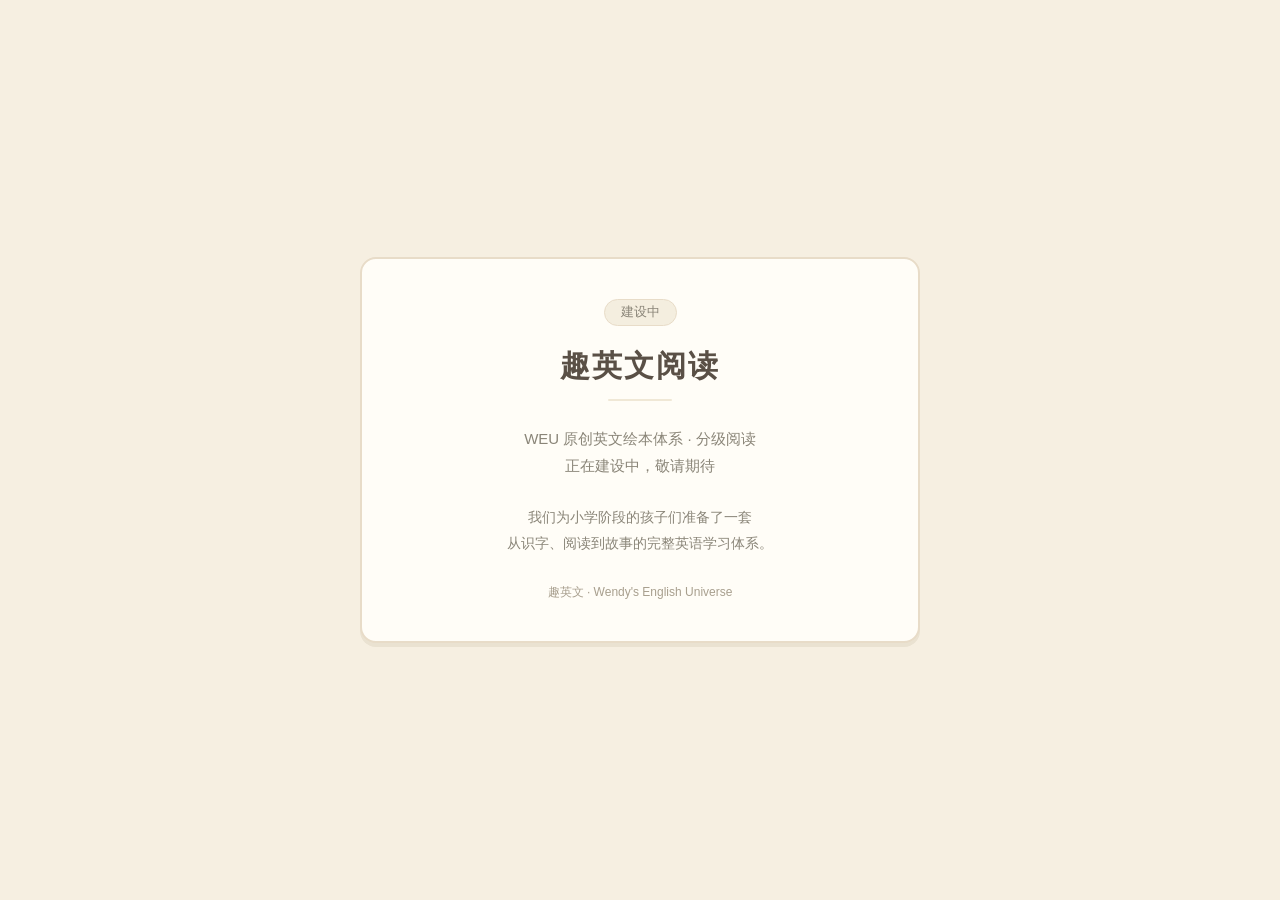
<file: index.html>
<!DOCTYPE html>
<html lang="zh-CN">
<head>
<meta charset="UTF-8">
<meta name="viewport" content="width=device-width, initial-scale=1.0">
<title>趣英文阅读</title>
<style>
  * { box-sizing: border-box; margin: 0; padding: 0; }
  body {
    font-family: "PingFang SC", "Microsoft YaHei", "Segoe UI", sans-serif;
    background: #F6EFE1; color: #5A5046; min-height: 100vh;
    display: flex; align-items: center; justify-content: center; padding: 24px;
  }
  .card {
    background: #FFFDF7; border: 2px solid #E8DCC8; border-radius: 16px;
    box-shadow: 0 4px 0 #EAE2D1; padding: 40px 36px; max-width: 560px; width: 100%; text-align: center;
  }
  .tag {
    display: inline-block; border-radius: 999px; padding: 4px 16px; font-size: 12.5px;
    background: #F4EEDF; color: #8A8578; border: 1.5px solid #E8DCC8; margin-bottom: 20px;
  }
  h1 { font-size: 30px; font-weight: 700; letter-spacing: 2px; margin-bottom: 12px; }
  .sub { font-size: 15px; color: #8A8578; line-height: 1.8; margin-bottom: 26px; }
  .line { height: 2px; background: #F0E8D6; border-radius: 2px; margin: 0 auto 24px; width: 64px; }
  .note { font-size: 13.5px; color: #8A8578; line-height: 1.9; }
  .foot { margin-top: 28px; font-size: 12px; color: #A89F8E; }
</style>
</head>
<body>
  <div class="card">
    <div class="tag">建设中</div>
    <h1>趣英文阅读</h1>
    <div class="line"></div>
    <p class="sub">WEU 原创英文绘本体系 · 分级阅读<br>正在建设中，敬请期待</p>
    <p class="note">我们为小学阶段的孩子们准备了一套<br>从识字、阅读到故事的完整英语学习体系。</p>
    <div class="foot">趣英文 · Wendy's English Universe</div>
  </div>
</body>
</html>
</file>
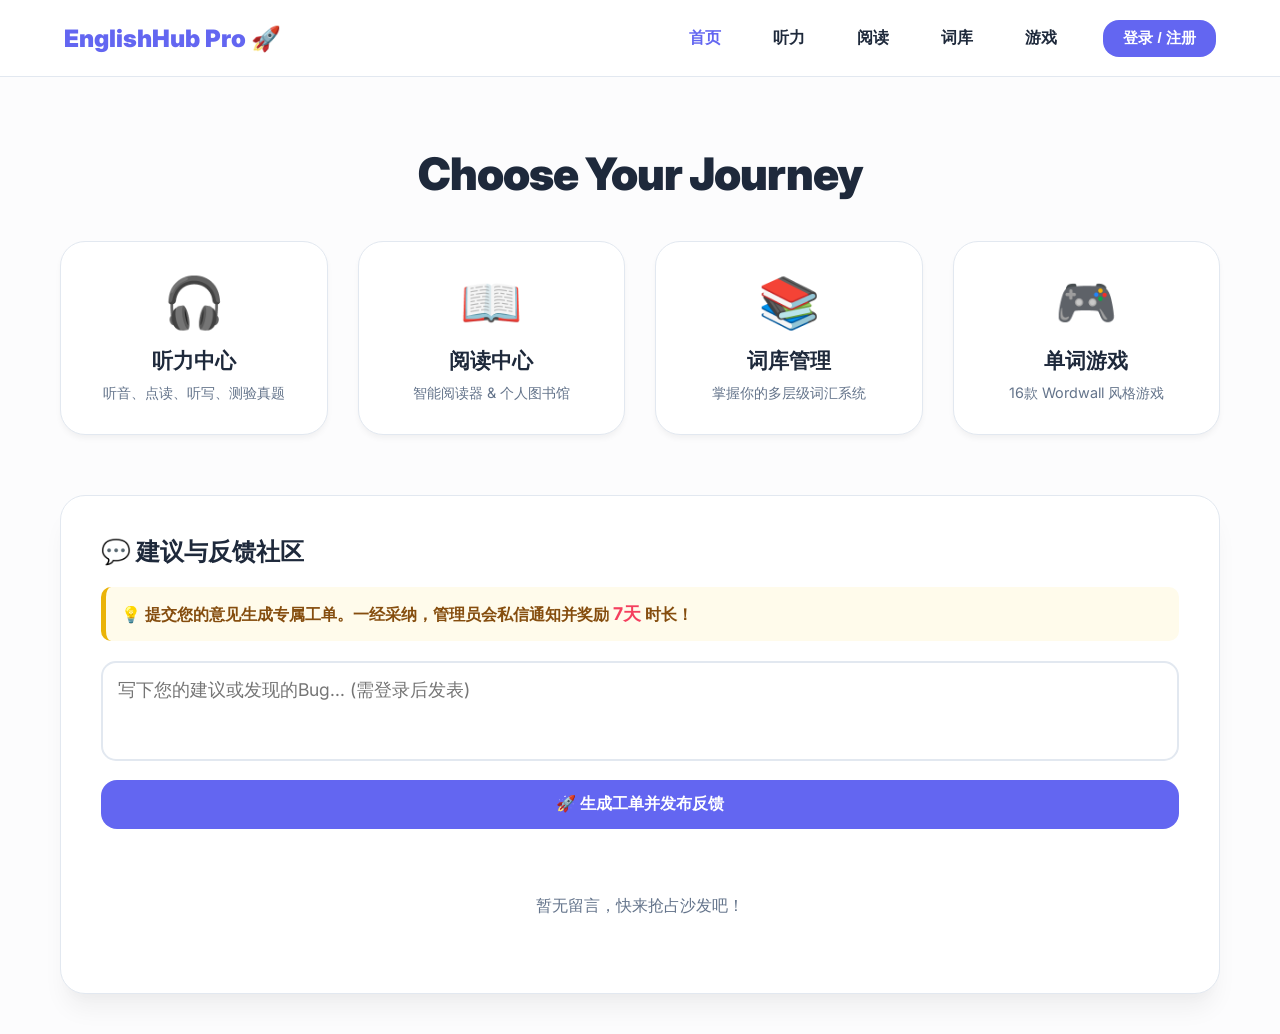
<file: 7.管理员修复+游戏升级2.0.html>
<!DOCTYPE html>
<html lang="zh-CN">
<head>
    <meta charset="UTF-8">
    <meta name="viewport" content="width=device-width, initial-scale=1.0">
    <title>EnglishHub Pro - Ultimate Edition (Commercial Full)</title>
    <link href="https://fonts.googleapis.com/css2?family=Inter:wght@400;600;700;900&display=swap" rel="stylesheet">
    <style>
        :root { --primary: #6366f1; --primary-light: #eef2ff; --bg: #fcfcfd; --text: #1e293b; --text-light: #64748b; --border: #e2e8f0; --accent: #f43f5e; --white: #ffffff; --success: #10b981; --warning: #eab308; --shadow: 0 20px 25px -5px rgba(0,0,0,0.05), 0 10px 10px -5px rgba(0,0,0,0.02); }
        * { box-sizing: border-box; transition: all 0.3s cubic-bezier(0.4, 0, 0.2, 1); }
        body { font-family: 'Inter', sans-serif; margin: 0; background: var(--bg); color: var(--text); -webkit-font-smoothing: antialiased; overflow-x: hidden; }
        nav { background: rgba(255, 255, 255, 0.9); backdrop-filter: blur(12px); padding: 1.2rem 5%; display: flex; justify-content: space-between; align-items: center; position: sticky; top: 0; z-index: 2000; border-bottom: 1px solid var(--border); }
        .logo { font-weight: 900; font-size: 1.5rem; color: var(--primary); cursor: pointer; display: flex; align-items: center; gap: 8px; }
        .nav-links { display: flex; gap: 20px; align-items: center; }
        .nav-item { cursor: pointer; font-weight: 700; color: var(--text); padding: 8px 16px; border-radius: 12px; font-size: 1rem; position: relative; }
        .nav-item:hover, .nav-item.active { color: var(--primary); }
        .badge { position: absolute; top: 0px; right: -5px; background: var(--accent); color: white; font-size: 0.7rem; font-weight: 900; min-width: 18px; height: 18px; border-radius: 9px; display: flex; align-items: center; justify-content: center; border: 2px solid white; padding: 0 4px; z-index: 10; animation: pop 0.3s ease-out; }
        @keyframes pop { 0% { transform: scale(0); } 100% { transform: scale(1); } }
        .user-nav { display: flex; align-items: center; gap: 10px; cursor: pointer; font-weight: 700; color: var(--text); padding: 6px 15px; border-radius: 20px; background: var(--white); border: 2px solid var(--border); transition: all 0.2s; }
        .user-nav:hover { border-color: var(--primary); color: var(--primary); box-shadow: 0 4px 10px rgba(99,102,241,0.1); }
        .user-avatar { width: 28px; height: 28px; border-radius: 50%; background: var(--primary); color: white; display: flex; align-items: center; justify-content: center; font-size: 1rem; font-weight: 900;}
        .auth-tabs { display: flex; border-bottom: 2px solid var(--border); margin-bottom: 25px; }
        .auth-tab { flex: 1; text-align: center; padding: 12px; cursor: pointer; font-weight: 800; color: var(--text-light); font-size: 1.1rem; }
        .auth-tab.active { color: var(--primary); border-bottom: 3px solid var(--primary); margin-bottom: -2px; }
        .role-selector { display: flex; gap: 15px; margin-bottom: 15px; }
        .role-option { flex: 1; padding: 12px; text-align: center; border: 2px solid var(--border); border-radius: 15px; cursor: pointer; font-weight: 800; color: var(--text-light); }
        .role-option.active { border-color: var(--primary); background: var(--primary-light); color: var(--primary); }
        .third-party-login { display: flex; gap: 15px; margin-top: 20px; }
        .third-party-btn { flex: 1; padding: 12px; border: 2px solid var(--border); border-radius: 15px; text-align: center; cursor: pointer; font-weight: 800; display: flex; align-items: center; justify-content: center; gap: 8px; color: var(--text); }
        .third-party-btn:hover { background: var(--bg); border-color: #cbd5e1; }
        .container { max-width: 1200px; margin: 0 auto; padding: 40px 20px; }
        .hidden { display: none !important; }
        .back-link { cursor: pointer; font-weight: 700; color: var(--primary); font-size: 1.1rem; display: inline-block; margin-bottom: 20px; }
        .back-link:hover { text-decoration: underline; }
        .hero-title { font-size: 2.8rem; font-weight: 900; margin-bottom: 40px; color: var(--text); letter-spacing: -1px; }
        .hub-grid { display: grid; grid-template-columns: repeat(auto-fit, minmax(250px, 1fr)); gap: 30px; }
        .hub-grid-3 { display: grid; grid-template-columns: repeat(3, 1fr); gap: 30px; }
        .hub-grid-4 { display: grid; grid-template-columns: repeat(4, 1fr); gap: 20px; } 
        .main-card { background: var(--white); padding: 30px 20px; border-radius: 25px; border: 1px solid var(--border); cursor: pointer; text-align: center; box-shadow: 0 4px 6px -1px rgba(0,0,0,0.05); }
        .main-card:hover { transform: translateY(-8px); border-color: var(--primary); box-shadow: 0 20px 40px -12px rgba(99,102,241,0.15); }
        .card-icon { font-size: 50px; margin-bottom: 15px; display: block; }
        .main-card h2 { margin: 0 0 8px 0; font-weight: 800; font-size: 1.3rem; }
        .main-card p { color: var(--text-light); margin: 0; font-size: 0.9rem; line-height: 1.4; }
        .srs-stat-box { background: var(--primary-light); padding: 20px; border-radius: 20px; text-align: center; border: 1px solid #c7d2fe; flex: 1; }
        .srs-stat-num { font-size: 2.5rem; font-weight: 900; color: var(--primary); margin: 10px 0 0 0; }
        .srs-stat-label { font-size: 1rem; color: var(--text-light); font-weight: 600; }
        .msg-board { margin-top: 60px; background: var(--white); border-radius: 25px; padding: 40px; border: 1px solid var(--border); box-shadow: var(--shadow); }
        .msg-item { display: flex; gap: 15px; margin-bottom: 25px; padding-bottom: 25px; border-bottom: 1px dashed var(--border); position: relative; }
        .msg-item.pinned { background: #fefce8; padding: 20px; border-radius: 15px; border: 1px solid #fef08a; border-left: 5px solid var(--warning); }
        .msg-avatar { width: 45px; height: 45px; border-radius: 50%; background: var(--primary-light); color: var(--primary); display: flex; align-items: center; justify-content: center; font-size: 1.4rem; font-weight: 900; flex-shrink: 0; }
        .msg-content { flex: 1; }
        .msg-header { display: flex; justify-content: space-between; margin-bottom: 8px; align-items: center; }
        .msg-name { font-weight: 800; color: var(--text); display: flex; align-items: center; gap: 8px; }
        .msg-time { font-size: 0.85rem; color: var(--text-light); }
        .msg-text { color: var(--text); line-height: 1.6; font-size: 1.05rem; white-space: pre-wrap; }
        .msg-admin-controls { margin-top: 10px; display: flex; gap: 10px; flex-wrap: wrap; }
        .chat-container { display: flex; flex-direction: column; gap: 15px; max-height: 350px; overflow-y: auto; padding: 15px; background: #f8fafc; border-radius: 15px; border: 1px solid var(--border); margin-bottom: 15px; }
        .chat-bubble { max-width: 85%; padding: 12px 18px; border-radius: 18px; font-size: 0.95rem; line-height: 1.5; position: relative; word-break: break-word; }
        .chat-left { align-self: flex-start; background: #e2e8f0; color: #1e293b; border-bottom-left-radius: 4px; }
        .chat-right { align-self: flex-end; background: var(--primary); color: white; border-bottom-right-radius: 4px; }
        .chat-time { font-size: 0.75rem; opacity: 0.7; margin-top: 5px; text-align: right; }
        .read-container { background: var(--white); padding: 40px; border-radius: 30px; border: 1px solid var(--border); box-shadow: var(--shadow); }
        #read-display { font-size: 1.25rem; line-height: 2.2; color: #334155; padding: 20px; min-height: 300px; }
        .read-word { cursor: pointer; border-radius: 4px; padding: 0 4px; border-bottom: 2px solid transparent; }
        .read-word:hover { background: #eef2ff; color: var(--primary); border-bottom-color: var(--primary); }
        .sub-line { padding: 8px 15px; border-radius: 12px; transition: all 0.3s ease; margin-bottom: 5px; font-size: 1.2rem; line-height: 1.8; color: var(--text-light); }
        .sub-line.active-sub { color: var(--primary); font-weight: 800; background: var(--primary-light); transform: scale(1.02); margin-left: 10px; }
        .l-quiz-q { font-weight: 800; margin-bottom: 15px; font-size: 1.2rem; color: var(--text); line-height: 1.5; }
        .l-quiz-opt { display: flex; align-items: center; padding: 12px 15px; margin-bottom: 10px; border-radius: 12px; border: 2px solid var(--border); cursor: pointer; transition: all 0.2s; background: var(--bg); font-size: 1.05rem; }
        .l-quiz-opt:hover { border-color: var(--primary); background: var(--primary-light); }
        .l-quiz-opt input { margin-right: 12px; transform: scale(1.2); cursor: pointer; }
        .l-quiz-exp { margin-top: 15px; font-size: 1rem; color: var(--text-light); background: #f8fafc; padding: 15px; border-radius: 12px; border-left: 5px solid var(--primary); display: none; line-height: 1.6; }
        .cloze-input { border: none; border-bottom: 2px solid var(--border); background: #f8fafc; font-family: inherit; font-size: 1.2rem; color: var(--primary); min-width: 80px; text-align: center; padding: 4px; margin: 0 5px; border-radius: 6px 6px 0 0; outline: none; transition: all 0.3s; font-weight: 700; }
        .cloze-input:focus { border-bottom-color: var(--primary); background: #eef2ff; }
        .cloze-input.correct { border-bottom-color: var(--success); color: var(--success); background: #ecfdf5; }
        .cloze-input.wrong { border-bottom-color: var(--accent); color: var(--accent); background: #fff1f2; text-decoration: line-through; }
        .cloze-ans { font-weight: 800; color: var(--success); margin-left: 5px; font-size: 1.1rem; }
        .sortable-item { padding: 15px 20px; margin-bottom: 12px; background: var(--white); border: 2px solid var(--border); border-radius: 12px; cursor: grab; font-size: 1.1rem; line-height: 1.5; color: var(--text); box-shadow: 0 2px 4px rgba(0,0,0,0.02); display: flex; align-items: center; transition: transform 0.2s; }
        .sortable-item:active { cursor: grabbing; transform: scale(0.98); border-color: var(--primary); }
        .vocab-tag { padding: 8px 18px; background: var(--primary-light); color: var(--primary); border-radius: 20px; font-weight: 800; cursor: pointer; transition: all 0.2s; border: 2px solid transparent; font-size: 1.05rem; }
        .vocab-tag:hover { background: var(--primary); color: white; transform: scale(1.05); box-shadow: 0 4px 10px rgba(99,102,241,0.3); }
        .vocab-header { display: flex; justify-content: space-between; align-items: center; margin-bottom: 30px; }
        .vocab-header h1 { font-size: 2.2rem; font-weight: 900; margin: 0; }
        .word-item { background: var(--white); padding: 25px 30px; border-radius: 20px; border: 1px solid var(--border); margin-bottom: 15px; display: flex; justify-content: space-between; align-items: center; flex-wrap: wrap; gap: 15px; }
        .word-en-def { color: var(--text-light); font-size: 0.95rem; background: var(--bg); padding: 12px 15px; border-radius: 12px; margin-top: 10px; line-height: 1.5; }
        .group-header { margin: 30px 0 15px 0; padding-left: 15px; border-left: 5px solid var(--primary); font-size: 1.4rem; font-weight: 900; color: var(--text); }
        .game-stage { background: var(--white); border-radius: 30px; padding: 40px; border: 2px solid var(--border); min-height: 500px; display: flex; flex-direction: column; align-items: center; justify-content: center; width: 100%; position: relative; overflow: hidden; }
        .match-grid { display: grid; grid-template-columns: repeat(4, 1fr); gap: 15px; width: 100%; }
        .match-card { background: var(--white); border: 2px solid var(--border); border-radius: 15px; padding: 20px; text-align: center; cursor: pointer; font-weight: 700; font-size: 1.1rem; }
        .match-card.selected { border-color: var(--primary); background: #eef2ff; color: var(--primary); }
        .memory-card { height: 100px; perspective: 1000px; cursor: pointer; }
        .memory-inner { position: relative; width: 100%; height: 100%; text-align: center; transition: transform 0.6s; transform-style: preserve-3d; }
        .memory-card.flipped .memory-inner { transform: rotateY(180deg); }
        .memory-card.matched { opacity: 0; pointer-events: none; transition: opacity 0.5s; }
        .memory-front, .memory-back { position: absolute; width: 100%; height: 100%; backface-visibility: hidden; border-radius: 15px; display: flex; align-items: center; justify-content: center; font-weight: 700; border: 2px solid var(--border); }
        .memory-front { background: var(--primary); color: var(--primary); }
        .memory-back { background: var(--white); transform: rotateY(180deg); color: var(--text); }
        .mole-grid { display: grid; grid-template-columns: repeat(3, 1fr); gap: 20px; width: 100%; max-width: 500px; }
        .hole { background: #cbd5e1; height: 110px; border-radius: 20px; position: relative; overflow: hidden; border: 4px solid #94a3b8; }
        .mole { position: absolute; bottom: -100%; width: 100%; height: 100%; background: var(--primary); color: white; display: flex; align-items: center; justify-content: center; font-weight: 800; transition: 0.2s; cursor: pointer; }
        .mole.up { bottom: 0; }
        .balloon-area { position: absolute; inset: 0; pointer-events: none; }
        .balloon { position: absolute; bottom: -100px; padding: 15px 25px; background: var(--primary); color: white; border-radius: 50px; font-weight: bold; cursor: pointer; pointer-events: auto; animation: floatUp linear forwards; }
        @keyframes floatUp { to { bottom: 120%; } }
        .type-word { position: absolute; top: -50px; font-size: 2rem; font-weight: 900; color: var(--accent); transition: top 0.1s linear; }
        .quiz-option { width: 100%; padding: 15px; margin-bottom: 10px; border: 2px solid var(--border); border-radius: 15px; font-size: 1.2rem; font-weight: 600; cursor: pointer; background: var(--white); }
        .quiz-option:hover { background: #eef2ff; border-color: var(--primary); }
        .box-grid { display: grid; grid-template-columns: repeat(3, 1fr); gap: 20px; width: 100%; max-width: 600px; }
        .blind-box { background: var(--primary); color: white; height: 120px; display: flex; align-items: center; justify-content: center; font-size: 3rem; font-weight: 900; border-radius: 20px; cursor: pointer; }
        .blind-box.opened { background: #eef2ff; color: var(--primary); font-size: 1.2rem; cursor: default; border: 2px solid var(--primary); }
        .anagram-tile { display: inline-block; padding: 15px 25px; margin: 5px; font-size: 1.5rem; font-weight: 800; background: var(--white); border: 2px solid var(--border); border-radius: 15px; cursor: pointer; }
        .anagram-tile:hover { transform: scale(1.1); border-color: var(--primary); }
        .keyboard { display: flex; flex-wrap: wrap; gap: 5px; justify-content: center; margin-top: 20px; }
        .key-btn { padding: 10px 15px; font-weight: 700; border-radius: 8px; border: 1px solid var(--border); cursor: pointer; background: white; }
        .key-btn.disabled { opacity: 0.5; pointer-events: none; background: #e2e8f0; }
        .wheel-display { font-size: 3rem; font-weight: 900; padding: 40px; border-radius: 50%; background: var(--primary-light); color: var(--primary); width: 250px; height: 250px; display: flex; align-items: center; justify-content: center; margin-bottom: 30px; transition: transform 0.1s; }
        .btn { background: var(--primary); color: white; padding: 14px 28px; border: none; border-radius: 16px; font-weight: 700; cursor: pointer; font-size: 1rem; display: inline-flex; align-items: center; justify-content: center; transition: all 0.2s; }
        .btn:hover { transform: scale(1.03); filter: brightness(1.1); }
        .btn-outline { background: transparent; border: 2px solid var(--primary); color: var(--primary); }
        input[type="text"], input[type="password"], textarea, select, input[type="date"] { width: 100%; border: 2px solid var(--border); border-radius: 15px; padding: 15px; font-family: inherit; font-size: 1.1rem; outline: none; resize: none; margin-bottom: 15px; box-sizing: border-box; transition: border-color 0.2s; }
        input[type="date"] { border-radius: 8px; border: 2px solid var(--border); outline: none; transition: 0.2s; font-family: inherit; }
        input[type="date"]:focus { border-color: var(--primary); }
        input:focus, textarea:focus, select:focus { border-color: var(--primary); }
        .modal-overlay { position: fixed; inset: 0; background: rgba(0,0,0,0.6); backdrop-filter: blur(5px); z-index: 10000; display: none; align-items: center; justify-content: center; padding: 20px; overflow-y: auto; }
        .modal { background: var(--white); padding: 40px; border-radius: 30px; width: 100%; max-width: 450px; box-shadow: var(--shadow); position: relative; margin: auto; max-height: 90vh; overflow-y: auto; }
        #api-loading { position: fixed; inset: 0; background: rgba(255,255,255,0.85); z-index: 10001; display: none; flex-direction: column; align-items: center; justify-content: center; font-weight: 800; color: var(--primary); font-size: 1.2rem; backdrop-filter: blur(4px); }
        .modal-close-btn { position: absolute; top: 15px; right: 20px; font-size: 2rem; cursor: pointer; color: var(--text-light); transition: color 0.2s; line-height: 1; }
        .modal-close-btn:hover { color: var(--accent); }
        @keyframes pulse-btn { 0% { transform: scale(1); box-shadow: 0 4px 6px rgba(16, 185, 129, 0.2); } 50% { transform: scale(1.02); box-shadow: 0 15px 25px -5px rgba(16, 185, 129, 0.5); } 100% { transform: scale(1); box-shadow: 0 4px 6px rgba(16, 185, 129, 0.2); } }
        .btn-guest { animation: pulse-btn 2.5s infinite; background: var(--success); color: white; border: none; padding: 18px; border-radius: 16px; width: 100%; font-size: 1.15rem; font-weight: 900; cursor: pointer; transition: all 0.3s; margin-bottom: 25px; }
        .btn-guest:hover { transform: scale(1.04); filter: brightness(1.1); animation: none; }
    </style>
</head>
<body>

<div id="api-loading">🤖 AI 正在处理... 请稍候</div>

<nav>
    <div class="logo" onclick="showPage('home')">EnglishHub Pro 🚀</div>
    <div style="display: flex; gap: 30px; align-items: center;">
        <div class="nav-links">
            <div class="nav-item active" id="nav-home" onclick="showPage('home')">首页</div>
            <div class="nav-item" id="nav-listen" onclick="showPage('listen-main')">听力</div>
            <div class="nav-item" id="nav-read" onclick="showPage('read-main')">阅读</div>
            <div class="nav-item" id="nav-vocab" onclick="showPage('vocab-main')">词库</div>
            <div class="nav-item" id="nav-games" onclick="showPage('games')">游戏</div>
            <div class="nav-item" id="nav-notif" onclick="openNotifModal()" style="display:none;">🔔 消息 <span id="notif-badge" class="badge hidden">0</span></div>
            <div class="nav-item" id="nav-admin" onclick="showPage('admin')" style="display:none; color: var(--accent);">后台数据 <span id="admin-notif-badge" class="badge hidden" style="right: -10px;">0</span></div>
        </div>
        <div id="nav-user-area" onclick="handleUserNavClick()"></div>
    </div>
</nav>

<div class="container">
    
    <div id="p-profile" class="view hidden">
        <div class="back-link" onclick="showPage('home')">← 返回首页</div>
        <h1 class="hero-title" style="text-align: left; margin-bottom: 40px;">个人资料与学习足迹</h1>
        <div style="display: grid; grid-template-columns: repeat(auto-fit, minmax(400px, 1fr)); gap: 30px;">
            <div class="read-container">
                <h2 style="color: var(--primary); margin-top: 0;">⚙️ 账号设置</h2>
                <div style="display: flex; align-items: center; gap: 20px; margin-bottom: 30px; padding-bottom: 20px; border-bottom: 2px dashed var(--border);">
                    <div id="prof-avatar-display" style="width: 70px; height: 70px; border-radius: 50%; background: var(--primary); color: white; display: flex; align-items: center; justify-content: center; font-size: 2.2rem; font-weight: 900;">U</div>
                    <div>
                        <h2 style="margin: 0; color: var(--text); font-size: 1.8rem;" id="prof-nickname-display">User</h2>
                        <p style="margin: 8px 0 0 0; color: var(--text-light); font-weight: 700;" id="prof-role-display">👨‍🎓 学生</p>
                        <p style="margin: 5px 0 0 0; font-size:0.85rem; color: var(--success);" id="prof-expire-display"></p>
                    </div>
                </div>
                <label style="font-weight: 800; color: var(--text); display: block; margin-bottom: 10px;">修改昵称 Name</label>
                <input type="text" id="prof-nickname" placeholder="输入新昵称">
                <label style="font-weight: 800; color: var(--text); display: block; margin-bottom: 10px; margin-top: 15px;">修改密码 Password (留空则不修改)</label>
                <input type="password" id="prof-pwd" placeholder="输入新密码">
                <label style="font-weight: 800; color: var(--text); display: block; margin-bottom: 10px; margin-top: 15px;">自定义头像 Avatar (输入 Emoji 或 1个字母)</label>
                <input type="text" id="prof-avatar" placeholder="例如：😊 或 A" maxlength="2">
                <button class="btn" style="width: 100%; margin-top: 25px; padding: 15px; font-size: 1.1rem;" onclick="saveProfile()">保存修改</button>
                <button class="btn btn-outline" style="width: 100%; margin-top: 15px; border-color: var(--accent); color: var(--accent);" onclick="doLogout()">退出登录 Logout</button>
            </div>
            <div class="read-container" style="background: var(--primary-light); border-color: #c7d2fe;">
                <h2 style="color: var(--primary); margin-top: 0;">📊 云端学习足迹监控</h2>
                <p style="color: var(--text-light); margin-bottom: 25px;">所有数据已与您的账号绑定，跨设备无缝同步。</p>
                <div style="background: var(--white); padding: 20px; border-radius: 15px; margin-bottom: 20px;">
                    <h3 style="margin-top: 0; color: var(--text);">🎮 游戏测验得分记录</h3>
                    <div id="prof-game-hist" style="max-height: 200px; overflow-y: auto; font-size: 0.95rem; color: var(--text-light); line-height: 1.8;"></div>
                </div>
                <div style="background: var(--white); padding: 20px; border-radius: 15px;">
                    <h3 style="margin-top: 0; color: var(--text);">📖 阅读与听力追踪</h3>
                    <div id="prof-read-hist" style="max-height: 200px; overflow-y: auto; font-size: 0.95rem; color: var(--text-light); line-height: 1.8;"></div>
                </div>
            </div>
        </div>
    </div>

    <div id="p-admin" class="view hidden">
        <div class="back-link" onclick="showPage('home')">← 返回首页</div>
        <h1 class="hero-title" style="text-align: left; margin-bottom: 20px;">👑 系统管理员控制台</h1>
        <div class="hub-grid" style="margin-bottom: 30px;">
            <div class="main-card" style="padding: 20px; background: var(--primary); color: white; border: none;">
                <h2 style="margin:0 0 10px 0; font-size: 1.1rem; opacity: 0.9;">全站总页面浏览量 (PV)</h2>
                <p id="admin-stat-pv" style="margin:0; font-size: 2.5rem; font-weight: 900; color: white;">0</p>
            </div>
            <div class="main-card" style="padding: 20px; background: var(--success); color: white; border: none;">
                <h2 style="margin:0 0 10px 0; font-size: 1.1rem; opacity: 0.9;">系统总注册用户数</h2>
                <p id="admin-stat-users" style="margin:0; font-size: 2.5rem; font-weight: 900; color: white;">0</p>
            </div>
            <div class="main-card" style="padding: 20px; background: var(--accent); color: white; border: none; cursor: pointer;" onclick="switchAdminTab('msgs')">
                <h2 style="margin:0 0 10px 0; font-size: 1.1rem; opacity: 0.9;">工单与留言处理 💬</h2>
                <p id="admin-stat-msgs" style="margin:0; font-size: 2.5rem; font-weight: 900; color: white;">0</p>
            </div>
        </div>
        <div class="auth-tabs">
            <div class="auth-tab active" id="tab-admin-users" onclick="switchAdminTab('users')">👥 用户与权限管理</div>
            <div class="auth-tab" id="tab-admin-msgs" onclick="switchAdminTab('msgs')">💬 留言板与工单处理</div>
        </div>
        <div class="read-container" id="admin-view-users">
            <p style="color: var(--text-light); margin-top:0; margin-bottom: 20px;">在此处审查系统用户，修改联系方式或精确调整试用期限。</p>
            <div style="overflow-x: auto; background: var(--bg); border-radius: 15px; border: 1px solid var(--border);">
                <table style="width: 100%; border-collapse: collapse; min-width: 900px;">
                    <thead><tr style="background: var(--primary-light); color: var(--primary); text-align: left;"><th style="padding: 15px; border-bottom: 2px solid var(--border);">账号及联系方式</th><th style="padding: 15px; border-bottom: 2px solid var(--border);">角色</th><th style="padding: 15px; border-bottom: 2px solid var(--border);">指定到期时间 / 延期</th><th style="padding: 15px; border-bottom: 2px solid var(--border);">系统操作</th></tr></thead>
                    <tbody id="admin-user-list"></tbody>
                </table>
            </div>
        </div>
        <div class="read-container hidden" id="admin-view-msgs">
            <p style="color: var(--text-light); margin-top:0; margin-bottom: 20px;">处理用户的反馈意见，可以进行工单对话、置顶、或直接发放时长奖励。</p>
            <div id="admin-msg-list"></div>
        </div>
    </div>

    <div id="p-home" class="view">
        <h1 class="hero-title" style="text-align: center;">Choose Your Journey</h1>
        <div class="hub-grid">
            <div class="main-card" onclick="showPage('listen-main')">
                <span class="card-icon">🎧</span><h2>听力中心</h2><p>听音、点读、听写、测验真题</p>
            </div>
            <div class="main-card" onclick="showPage('read-main')">
                <span class="card-icon">📖</span><h2>阅读中心</h2><p>智能阅读器 & 个人图书馆</p>
            </div>
            <div class="main-card" onclick="showPage('vocab-main')">
                <span class="card-icon">📚</span><h2>词库管理</h2><p>掌握你的多层级词汇系统</p>
            </div>
            <div class="main-card" onclick="showPage('games')">
                <span class="card-icon">🎮</span><h2>单词游戏</h2><p>16款 Wordwall 风格游戏</p>
            </div>
        </div>
        <div class="msg-board">
            <h2 style="margin-top:0; color: var(--text);">💬 建议与反馈社区</h2>
            <div style="background: #fffbeb; border-left: 5px solid var(--warning); padding: 15px; border-radius: 10px; margin-bottom: 20px; color: #854d0e; font-weight: 600;">
                💡 提交您的意见生成专属工单。一经采纳，管理员会私信通知并奖励 <b style="font-size:1.1rem; color: var(--accent);">7天</b> 时长！
            </div>
            <textarea id="msg-input" placeholder="写下您的建议或发现的Bug... (需登录后发表)" style="height: 100px;" onclick="requireAuth()"></textarea>
            <button class="btn" onclick="submitMessage()" style="width: 100%; margin-bottom: 30px;">🚀 生成工单并发布反馈</button>
            <div id="msg-list"></div>
        </div>
    </div>

    <div id="p-listen-main" class="view hidden">
        <div class="back-link" onclick="showPage('home')">← 返回首页</div>
        <h1 class="hero-title" style="text-align: left; margin-bottom: 40px;">听力全矩阵训练</h1>
        <div style="display: grid; grid-template-columns: repeat(auto-fit, minmax(450px, 1fr)); gap: 30px; align-items: start;">
            <div class="read-container" style="text-align: center; padding: 30px; grid-column: 1 / -1;">
                <h2 style="color: var(--primary); margin-top: 0;">🎧 智能音频播放器</h2>
                <input type="file" id="audio-upload" accept="audio/*" class="btn-outline" style="width: 100%; max-width: 400px; padding: 12px; margin-bottom: 10px; border-radius: 15px; cursor: pointer;" onclick="if(!requireAuth()) event.preventDefault();">
                <audio id="audio-element" hidden></audio>
                <div style="background: var(--bg); padding: 25px; border-radius: 20px; box-shadow: inset 0 2px 4px rgba(0,0,0,0.02); max-width: 800px; margin: 0 auto;">
                    <div style="display: flex; align-items: center; gap: 15px; margin-bottom: 20px;">
                        <span id="audio-current" style="font-weight: 600; color: var(--text-light); min-width: 50px;">00:00</span>
                        <input type="range" id="audio-progress" value="0" min="0" max="100" step="0.1" style="flex: 1; padding: 0; border: none; margin: 0; cursor: pointer; height: 6px; background: var(--border);">
                        <span id="audio-total" style="font-weight: 600; color: var(--text-light); min-width: 50px;">00:00</span>
                    </div>
                    <div style="display: flex; justify-content: space-between; align-items: center; flex-wrap: wrap; gap: 15px;">
                        <button class="btn" id="btn-play-pause" onclick="if(requireAuth()) toggleAudioPlay()" style="width: 120px;">▶ 播放</button>
                        <div style="display: flex; align-items: center; gap: 10px;">
                            <span style="font-weight: 700; color: var(--text);">倍速:</span>
                            <select id="audio-speed" onchange="changeAudioSpeed()" style="width: 80px; padding: 5px; margin: 0;">
                                <option value="0.5">0.5x</option><option value="0.75">0.75x</option><option value="1.0" selected>1.0x</option><option value="1.25">1.25x</option><option value="1.5">1.5x</option>
                            </select>
                        </div>
                        <div style="display: flex; align-items: center; gap: 10px;">
                            <span style="font-weight: 700; color: var(--text);">音量:</span>
                            <input type="range" id="audio-volume" min="0" max="1" step="0.05" value="1" style="width: 80px; padding: 0; border: none; margin: 0; cursor: pointer; height: 6px; background: var(--border);">
                        </div>
                    </div>
                </div>
            </div>
            <div class="read-container" style="padding: 30px;">
                <div style="display: flex; justify-content: space-between; align-items: center; margin-bottom: 15px;">
                    <h2 style="margin: 0; color: var(--text);">📖 配套重点词汇</h2>
                    <button class="btn btn-outline" style="padding: 6px 15px; font-size: 0.9rem;" onclick="if(requireAuth()) document.getElementById('l-vocab-setup').classList.toggle('hidden')">配置词汇</button>
                </div>
                <div id="l-vocab-setup" class="hidden" style="margin-bottom: 20px;">
                    <textarea id="l-vocab-input" placeholder="输入本段音频的核心词汇（用逗号或换行隔开）..." style="height: 80px;"></textarea>
                    <button class="btn" onclick="parseListenVocab()" style="width: 100%;">生成词汇列表</button>
                </div>
                <div id="l-vocab-display" style="display: flex; flex-wrap: wrap; gap: 10px; min-height: 50px;"><p style="text-align:center; color: var(--text-light); width: 100%; margin: 0;">暂无配置重点词汇。</p></div>
            </div>
            <div class="read-container" style="padding: 30px;">
                <div style="display: flex; justify-content: space-between; align-items: center; margin-bottom: 15px;">
                    <h2 style="margin: 0; color: var(--text);">📝 互动同步字幕</h2>
                    <button class="btn btn-outline" style="padding: 6px 15px; font-size: 0.9rem;" onclick="if(requireAuth()) document.getElementById('sub-input-area').classList.toggle('hidden')">配置</button>
                </div>
                <div id="sub-input-area" class="hidden">
                    <textarea id="subtitles-input" placeholder="粘贴带时间戳的字幕 (支持 LRC/SRT 格式)。&#10;[00:01.50] Hello and welcome." style="height: 120px; border-radius: 15px;"></textarea>
                    <button class="btn" onclick="parseSubtitles()" style="width: 100%; margin-bottom: 20px;">生成高亮点读字幕</button>
                </div>
                <div id="subtitle-display" style="max-height: 300px; overflow-y: auto; background: var(--bg); padding: 20px; border-radius: 15px; border: 1px solid var(--border); scroll-behavior: smooth;"><p style="text-align:center; color: var(--text-light); margin: 0;">暂无字幕，请在上方配置并生成。</p></div>
            </div>
            <div class="read-container" style="padding: 30px;">
                <div style="display: flex; justify-content: space-between; align-items: center; margin-bottom: 20px;">
                    <h2 style="margin: 0; color: var(--text);">🎙️ 录音跟读 (影子训练)</h2>
                </div>
                <div style="background: var(--bg); padding: 30px; border-radius: 15px; border: 1px solid var(--border); text-align: center;">
                    <p style="color: var(--text-light); margin-bottom: 20px;">听完原音后，点击下方按钮录制自己的发音，回放寻找差距。</p>
                    <div style="display: flex; justify-content: center; gap: 15px; margin-bottom: 20px; flex-wrap: wrap;">
                        <button class="btn" id="btn-record-start" onclick="if(requireAuth()) startRecording()" style="background: var(--accent);"><span style="margin-right: 5px;">⏺</span> 开始录音</button>
                        <button class="btn btn-outline" id="btn-record-stop" onclick="stopRecording()" disabled style="opacity: 0.5;">⏹ 停止</button>
                    </div>
                    <div id="recording-status" style="color: var(--accent); font-weight: bold; margin-bottom: 20px; height: 20px;"></div>
                    <audio id="audio-playback" controls style="width: 100%; max-width: 400px; outline: none; border-radius: 20px;"></audio>
                </div>
            </div>
            <div class="read-container" style="padding: 30px;">
                <div style="display: flex; justify-content: space-between; align-items: center; margin-bottom: 15px;">
                    <h2 style="margin: 0; color: var(--text);">🔄 听音排序</h2>
                    <button class="btn btn-outline" style="padding: 6px 15px; font-size: 0.9rem;" onclick="if(requireAuth()) document.getElementById('sort-setup-area').classList.toggle('hidden')">配置</button>
                </div>
                <div id="sort-setup-area" class="hidden" style="margin-bottom: 25px;">
                    <textarea id="sort-input-text" placeholder="按正确顺序粘贴段落（每行一段），系统会自动打乱：&#10;First paragraph.&#10;Second paragraph." style="height: 120px; border-radius: 15px; background: var(--primary-light); font-size: 1.1rem; line-height: 1.6;"></textarea>
                    <button class="btn" onclick="generateSorting()" style="width: 100%; margin-top: 10px;">打乱并生成排序题</button>
                </div>
                <div id="sort-display" style="background: var(--bg); padding: 20px; border-radius: 15px; border: 1px solid var(--border);"><p style="text-align:center; color: var(--text-light); margin: 0; font-size: 1.1rem;">暂无排序题，请点击右上角配置。</p></div>
                <button class="btn hidden" id="btn-submit-sort" onclick="submitSorting()" style="width: 100%; margin-top: 25px; padding: 15px; font-size: 1.1rem;">提交排序验证</button>
                <div id="sort-result" class="hidden" style="margin-top: 25px; padding: 20px; font-weight: 900; font-size: 1.3rem; text-align: center; border-radius: 15px; background: var(--primary-light);"></div>
            </div>
            <div class="read-container" style="padding: 30px;">
                <div style="display: flex; justify-content: space-between; align-items: center; margin-bottom: 15px;">
                    <h2 style="margin: 0; color: var(--text);">✍️ 听写比对训练</h2>
                    <button class="btn btn-outline" style="padding: 6px 15px; font-size: 0.9rem;" onclick="if(requireAuth()) document.getElementById('dict-ref-area').classList.toggle('hidden')">答案</button>
                </div>
                <div id="dict-ref-area" class="hidden" style="margin-bottom: 20px;">
                    <textarea id="dict-ref" placeholder="粘贴标准参考原文（不填则默认比对左侧字幕）..." style="height: 80px; border-radius: 15px; background: var(--primary-light);"></textarea>
                </div>
                <textarea id="dict-usr" placeholder="听音频，在这里拼写你听到的句子（自动忽略标点和大小写）..." style="height: 120px; border-radius: 15px; font-size: 1.1rem; line-height: 1.6;" onclick="requireAuth()"></textarea>
                <button class="btn" onclick="compareDictation()" style="width: 100%; margin-bottom: 20px;">比对验证</button>
                <div id="dict-result-container" class="hidden" style="background: var(--bg); padding: 20px; border-radius: 15px; border: 1px solid var(--border);">
                    <div id="dict-result"></div>
                    <div style="margin-top: 15px; font-size: 0.85rem; color: var(--text-light); display: flex; gap: 10px; justify-content: center; flex-wrap: wrap;">
                        <span><span style="color:var(--success); font-weight:bold;">●</span> 正确</span>
                        <span><span style="color:var(--warning); font-weight:bold;">●</span> 微瑕</span>
                        <span><span style="color:var(--accent); text-decoration:line-through; font-weight:bold;">abc</span> 漏听</span>
                        <span><span style="color:#f97316; border-bottom: 2px dashed #f97316; font-weight:bold;">abc</span> 多听</span>
                    </div>
                </div>
            </div>
            <div class="read-container" style="padding: 30px; grid-column: 1 / -1;">
                <div style="display: flex; justify-content: space-between; align-items: center; margin-bottom: 20px;">
                    <h2 style="margin: 0; color: var(--text);">🧩 听音填空 (精听挖词)</h2>
                    <button class="btn btn-outline" style="padding: 6px 15px; font-size: 0.9rem;" onclick="if(requireAuth()) document.getElementById('cloze-setup-area').classList.toggle('hidden')">配置挖空文本</button>
                </div>
                <div id="cloze-setup-area" class="hidden" style="margin-bottom: 25px;">
                    <textarea id="cloze-input-text" placeholder="请粘贴原文，并用方括号 [答案] 标记要挖去的单词。&#10;支持同义词/多答案（用 | 分隔），例如：&#10;It was a [beautiful|gorgeous] day, and the [birds] were singing." style="height: 150px; border-radius: 15px; background: var(--primary-light); font-size: 1.1rem; line-height: 1.6; font-family: monospace;"></textarea>
                    <button class="btn" onclick="parseClozeTest()" style="width: 100%; margin-top: 10px;">生成填空练习卡片</button>
                </div>
                <div id="cloze-display" style="background: var(--bg); padding: 30px; border-radius: 15px; border: 1px solid var(--border); font-size: 1.3rem; line-height: 2.4; color: var(--text);">
                    <p style="text-align:center; color: var(--text-light); margin: 0; font-size: 1.1rem;">暂无填空题，请点击右上角配置导入原文。</p>
                </div>
                <button class="btn hidden" id="btn-submit-cloze" onclick="submitClozeTest()" style="width: 100%; margin-top: 25px; padding: 15px; font-size: 1.1rem;">提交填空答案验证</button>
                <div id="cloze-result" class="hidden" style="margin-top: 25px; padding: 20px; font-weight: 900; font-size: 1.5rem; text-align: center; border-radius: 15px; background: var(--primary-light);"></div>
            </div>
            <div class="read-container" style="padding: 30px; grid-column: 1 / -1;">
                <div style="display: flex; justify-content: space-between; align-items: center; margin-bottom: 20px;">
                    <h2 style="margin: 0; color: var(--text);">🎯 听力理解测验 (单选/多选)</h2>
                    <button class="btn btn-outline" style="padding: 6px 15px; font-size: 0.9rem;" onclick="if(requireAuth()) document.getElementById('quiz-setup-area').classList.toggle('hidden')">配置题库</button>
                </div>
                <div id="quiz-setup-area" class="hidden" style="margin-bottom: 25px;">
                    <textarea id="quiz-input" placeholder="请按以下格式粘贴题目：&#10;Q: What is the main idea?&#10;A. Apple&#10;B. Banana&#10;答案: A&#10;解析: 作者在第一句提到了苹果。" style="height: 200px; border-radius: 15px; background: var(--primary-light); font-family: monospace;"></textarea>
                    <button class="btn" onclick="parseListeningQuiz()" style="width: 100%; margin-top: 10px;">智能解析并生成考卷</button>
                </div>
                <div id="listen-quiz-display" style="background: var(--bg); padding: 30px; border-radius: 15px; border: 1px solid var(--border);">
                    <p style="text-align:center; color: var(--text-light); margin: 0; font-size: 1.1rem;">暂无题目，请点击右上角配置导入题库。</p>
                </div>
                <button class="btn hidden" id="btn-submit-quiz" onclick="submitListeningQuiz()" style="width: 100%; margin-top: 25px; padding: 15px; font-size: 1.1rem;">提交答卷</button>
                <div id="listen-quiz-result" class="hidden" style="margin-top: 25px; padding: 20px; font-weight: 900; font-size: 1.5rem; text-align: center; border-radius: 15px; background: var(--primary-light);"></div>
            </div>
            <div class="read-container" style="padding: 30px; grid-column: 1 / -1;">
                <div style="display: flex; justify-content: space-between; align-items: center; margin-bottom: 20px;">
                    <h2 style="margin: 0; color: var(--text);">📓 听力错题本 (自动记录)</h2>
                    <button class="btn btn-outline" style="padding: 6px 15px; font-size: 0.9rem; border-color: var(--accent); color: var(--accent);" onclick="if(requireAuth()) clearListenErrors()">清空记录</button>
                </div>
                <div id="l-errors-display" style="display: flex; flex-direction: column; gap: 15px;"></div>
            </div>
        </div>
    </div>

    <div id="p-read-main" class="view hidden">
        <div class="back-link" onclick="showPage('home')">← 返回首页</div>
        <h1 class="hero-title" style="text-align: left; margin-bottom: 40px;">阅读中心</h1>
        <div class="hub-grid" style="max-width: 900px; margin: 0 auto;">
            <div class="main-card" onclick="showPage('read-smart')">
                <span class="card-icon">✍️</span><h2>智能阅读器</h2><p>粘贴文字，享受沉浸式取词体验</p>
            </div>
            <div class="main-card" onclick="showPage('read-library')">
                <span class="card-icon">🏛️</span><h2>个人图书馆</h2><p>管理并调阅你的所有文献素材</p>
            </div>
        </div>
    </div>
    <div id="p-read-smart" class="view hidden">
        <div class="vocab-header" style="align-items: flex-end;">
            <div><div class="back-link" onclick="showPage('read-main')">← 返回阅读中心</div><h1 style="margin:0;">智能阅读器</h1></div>
            <button class="btn btn-outline" onclick="resetReader()">重新导入</button>
        </div>
        <div class="read-container">
            <div id="read-input-view">
                <textarea id="read-in" placeholder="在此粘贴你的英文文章内容..." style="height:250px; border:none; border-bottom:1px solid var(--border); border-radius:0;"></textarea>
                <button class="btn" style="width:100%; margin-top:20px;" onclick="processRead()">生成沉浸式阅读</button>
            </div>
            <div id="read-display" class="hidden"></div>
        </div>
    </div>
    <div id="p-read-library" class="view hidden">
        <div class="vocab-header" style="align-items: flex-end;">
            <div><div class="back-link" onclick="showPage('read-main')">← 返回阅读中心</div><h1 style="margin:0;">个人图书馆</h1></div>
            <button class="btn" onclick="if(requireAuth()) openModal('modal-add-article')">+ 收藏新文章</button>
        </div>
        <div class="hub-grid" id="ui-library-list"></div>
    </div>

    <div id="p-vocab-main" class="view hidden">
        <div class="back-link" onclick="showPage('home')">← 返回首页</div>
        <h1 class="hero-title" style="text-align: left; margin-bottom: 40px;">词库管理中心</h1>
        <div class="hub-grid-3">
            <div class="main-card" onclick="showPage('vocab-nb')">
                <span class="card-icon">🧡</span><h2>生词本</h2><p>批量添加，AI自动解析发音</p>
            </div>
            <div class="main-card" onclick="showPage('vocab-bs')">
                <span class="card-icon">📘</span><h2>单词本</h2><p>书-册-单元系统管理</p>
            </div>
            <div class="main-card" style="border-color: var(--primary); background: var(--primary-light);" onclick="showPage('vocab-srs')">
                <span class="card-icon">🧠</span><h2 style="color: var(--primary);">智能背单词 (抗遗忘)</h2><p style="color: var(--primary);">艾宾浩斯智能排期，科学掌握</p>
            </div>
        </div>
    </div>
    <div id="p-vocab-nb" class="view hidden">
        <div class="vocab-header" style="align-items: flex-end;">
            <div><div class="back-link" onclick="showPage('vocab-main')">← 返回词库中心</div><h1 style="margin:0;">我的生词本</h1></div>
            <button class="btn" onclick="if(requireAuth()) openModal('modal-add-nb')">+ 批量导入新词</button>
        </div>
        <div id="ui-nb-list"></div>
    </div>
    <div id="p-vocab-bs" class="view hidden">
        <div class="vocab-header" style="align-items: flex-end;">
            <div><div class="back-link" onclick="showPage('vocab-main')">← 返回词库中心</div><h1 style="margin:0;">系统单词本</h1></div>
            <button class="btn" onclick="if(requireAuth()) openModal('modal-add-book')">+ 新建词书</button>
        </div>
        <div class="hub-grid" id="ui-book-grid"></div>
    </div>
    <div id="p-book-detail" class="view hidden">
        <div class="vocab-header" style="align-items: flex-end;">
            <div><div class="back-link" onclick="showPage('vocab-bs')">← 返回系统词书</div><h1 id="detail-title" style="margin:0; color:var(--primary);">词书详情</h1></div>
            <button class="btn" onclick="if(requireAuth()) openModal('modal-add-unit-words')">+ 导入单元单词</button>
        </div>
        <div id="ui-book-words"></div>
    </div>

    <div id="p-vocab-srs" class="view hidden">
        <div class="back-link" onclick="showPage('vocab-main')">← 返回词库中心</div>
        <h1 class="hero-title" style="text-align: left; margin-bottom: 20px;">智能背单词系统</h1>
        <p style="color: var(--text-light); margin-bottom: 40px; font-size: 1.1rem;">根据您的记忆曲线，在 12h, 24h, 3天, 7天, 14天 时刻安排复习，直到完全掌握。</p>
        <div style="display: flex; gap: 20px; margin-bottom: 40px;">
            <div class="srs-stat-box"><div class="srs-stat-label">今日待学/待复习</div><div class="srs-stat-num" id="srs-due-count" style="color: var(--accent);">0</div></div>
            <div class="srs-stat-box"><div class="srs-stat-label">学习计划总词汇</div><div class="srs-stat-num" id="srs-total-count">0</div></div>
            <div class="srs-stat-box"><div class="srs-stat-label">已完全掌握 (过14天)</div><div class="srs-stat-num" id="srs-mastered-count" style="color: var(--success);">0</div></div>
        </div>
        <div style="display: flex; gap: 15px;">
            <button class="btn" style="flex: 2; padding: 20px; font-size: 1.3rem;" onclick="startSRSSession()">🚀 开始今天的复习</button>
            <button class="btn btn-outline" style="flex: 1; padding: 20px; font-size: 1.1rem;" onclick="openImportSRS()">📥 导入单词到计划</button>
        </div>
    </div>

    <div id="p-srs-learn" class="view hidden">
        <div class="vocab-header" style="width: 100%;">
            <button class="btn btn-outline" onclick="exitSRSSession()">← 暂停并退出</button>
            <div id="srs-progress" style="font-weight:900; color:var(--text); font-size:1.2rem; background: var(--bg); padding: 8px 15px; border-radius: 12px;">0 / 0</div>
        </div>
        <div class="game-stage" style="max-width: 600px; margin: 0 auto; padding: 60px 30px; text-align: center;">
            <div id="srs-word-display" style="font-size: 3.5rem; font-weight: 900; color: var(--primary); margin-bottom: 10px; cursor: pointer;">Word</div>
            <div id="srs-phonetic-display" style="font-size: 1.2rem; color: var(--text-light); margin-bottom: 30px;">/wɜːd/</div>
            <div id="srs-meaning-area" class="hidden" style="margin-bottom: 40px; padding: 25px; background: #f8fafc; border-radius: 15px; border: 2px solid var(--border);">
                <div id="srs-cn-display" style="font-size: 1.5rem; font-weight: 700; color: var(--text); margin-bottom: 10px;">单词意思</div>
                <div id="srs-en-display" style="font-size: 1.05rem; color: var(--text-light); font-style: italic;">English definition</div>
            </div>
            <div id="srs-init-btns" style="display: flex; gap: 20px; justify-content: center; width: 100%;">
                <button class="btn btn-outline" style="flex:1; border-color: var(--accent); color: var(--accent); font-size: 1.2rem; padding: 18px;" onclick="srsReveal('forget')">忘了 ❌</button>
                <button class="btn" style="flex:1; background: var(--success); font-size: 1.2rem; padding: 18px;" onclick="srsReveal('know')">认识 ✔️</button>
            </div>
            <div id="srs-eval-btns" class="hidden" style="display: flex; gap: 10px; justify-content: center; flex-wrap: wrap; width: 100%;">
                <button class="btn btn-outline" style="flex:1; border-color: var(--accent); color: var(--accent);" onclick="srsAnswer('wrong')">记错了 (重学)</button>
                <button class="btn btn-outline" style="flex:1; border-color: var(--warning); color: var(--warning);" onclick="srsAnswer('hard')">模糊 (+12h)</button>
                <button class="btn" style="flex:1; background: var(--primary);" onclick="srsAnswer('good')">正确 (延后复习)</button>
                <button class="btn" style="flex:1; background: var(--success);" onclick="srsAnswer('easy')">太简单 (直接掌握)</button>
            </div>
            <div id="srs-next-btn" class="hidden" style="display: flex; justify-content: center; width: 100%;">
                <button class="btn" style="width: 100%; font-size: 1.2rem; padding: 18px; background: var(--primary);" onclick="srsNext()">记住了，下一个 ➡️</button>
            </div>
        </div>
    </div>

   <div id="p-games" class="view hidden">
        <div class="back-link" onclick="showPage('home')">← 返回首页</div>
        <h1 class="hero-title">游戏大厅 Game Hall</h1>
        
        <div class="group-header" style="border-left-color: #ef4444; color: #ef4444;">⚔️ 课堂对战游戏 (双人/团队 PK)</div>
        <div class="hub-grid-4">
            <div class="main-card" style="border-color: #ef4444; background: #fef2f2;" onclick="openGameSetup('pk_horse', '🐎 赛马冲刺 (限时接力)')"><h2>🐎 赛马冲刺</h2><p>红蓝轮流答，限时比分</p></div>
            <div class="main-card" style="border-color: #f59e0b; background: #fffbeb;" onclick="openGameSetup('pk_tug', '⚔️ 单词拔河 (双人抢答)')"><h2>⚔️ 单词拔河</h2><p>双人抢答，拉拽绳子</p></div>
            <div class="main-card" style="border-color: #10b981; background: #ecfdf5;" onclick="openGameSetup('pk_territory', '🗺️ 阵地抢夺 (轮流占地)')"><h2>🗺️ 阵地抢夺</h2><p>答对占地，三连获胜</p></div>
            <div class="main-card" style="border-color: #8b5cf6; background: #f5f3ff;" onclick="openGameSetup('pk_bomb', '💣 炸弹传花 (接力生存)')"><h2>💣 炸弹传花</h2><p>答对传炸弹，超时淘汰</p></div>
        </div>

        <div class="group-header" style="margin-top: 50px;">🎮 经典单机练习 (个人闯关)</div>
        <div class="hub-grid-4">
            <div class="main-card" onclick="openGameSetup('match', '🧩 连连看')"><h2>🧩 连连看</h2><p>消除相同卡片</p></div>
            <div class="main-card" onclick="openGameSetup('memory', '🎴 翻牌记忆')"><h2>🎴 翻牌记忆</h2><p>翻牌匹配中英</p></div>
            <div class="main-card" onclick="openGameSetup('flash', '🃏 闪卡')"><h2>🃏 闪卡</h2><p>基础单词记忆</p></div>
            <div class="main-card" onclick="openGameSetup('speed', '⚡ 极速闪读')"><h2>⚡ 极速闪读</h2><p>快速四选一</p></div>
            <div class="main-card" onclick="openGameSetup('anagram', '🔀 字母重排')"><h2>🔀 字母重排</h2><p>打乱重新拼写</p></div>
            <div class="main-card" onclick="openGameSetup('hangman', '🔤 经典猜词')"><h2>🔤 经典猜词</h2><p>根据字母猜词</p></div>
            <div class="main-card" onclick="openGameSetup('chain', '🔗 单词接龙')"><h2>🔗 单词接龙</h2><p>首尾字母接力</p></div>
            <div class="main-card" onclick="openGameSetup('typing', '⌨️ 打字防守')"><h2>⌨️ 打字防守</h2><p>打字消灭单词</p></div>
            <div class="main-card" onclick="openGameSetup('whack', '🔨 打地鼠')"><h2>🔨 打地鼠</h2><p>听音寻找地鼠</p></div>
            <div class="main-card" onclick="openGameSetup('balloon', '🎈 气球爆破')"><h2>🎈 气球爆破</h2><p>点破正确气球</p></div>
            <div class="main-card" onclick="openGameSetup('wheel', '🎡 幸运转盘')"><h2>🎡 幸运转盘</h2><p>随机抽取单词</p></div>
            <div class="main-card" onclick="openGameSetup('box', '🎁 盲盒')"><h2>🎁 盲盒</h2><p>打开盲盒复习</p></div>
            <div class="main-card" onclick="openGameSetup('quiz', '🎯 测验')"><h2>🎯 测验</h2><p>经典单项选择</p></div>
            <div class="main-card" onclick="openGameSetup('truefalse', '⚖️ 判断对错')"><h2>⚖️ 判断对错</h2><p>判断释义真伪</p></div>
            <div class="main-card" onclick="openGameSetup('missing', '📝 填空')"><h2>📝 填空</h2><p>根据英文选词</p></div>
            <div class="main-card" onclick="openGameSetup('listen', '🎧 盲听')"><h2>🎧 盲听</h2><p>纯听音辨意</p></div>
        </div>
    </div>

    <div id="p-stage" class="view hidden">
        <div class="vocab-header">
            <h2 id="g-title" style="margin: 0; color: var(--primary);">Game Title</h2>
            <div id="g-score" style="font-size: 1.5rem; font-weight: 900; color: var(--accent);">Score: 0</div>
            <button class="btn btn-outline" style="border-color: #ef4444; color: #ef4444;" onclick="exitGame()">退出游戏 Exit</button>
        </div>
        <div id="g-content" class="game-stage"></div>
    </div>
    <div id="p-stage" class="view hidden">
        <div class="vocab-header" style="width: 100%;">
            <h2 id="g-title" style="margin:0; font-size: 2rem;">Game Title</h2>
            <div id="g-score" style="font-weight:900; color:var(--accent); font-size:1.5rem;">Score: 0</div>
            <button class="btn btn-outline" onclick="exitGame()">退出 Quit</button>
        </div>
        <div id="g-content" class="game-stage"></div>
    </div>

</div>

<div class="modal-overlay" id="modal-import-srs">
    <div class="modal">
        <div class="modal-close-btn" onclick="closeModals()">×</div>
        <h2 style="margin-top:0; color: var(--primary);">导入生词到学习计划</h2>
        <p style="color: var(--text-light); margin-bottom: 20px;">选择一个来源，系统会自动去重并加入背单词大队。</p>
        <select id="sel-srs-source" style="cursor: pointer; background: white; color: var(--text); padding: 15px; font-size:1.1rem; width:100%; border-radius:15px; border:2px solid var(--border); margin-bottom:20px;"></select>
        <div style="display:flex; gap:15px;">
            <button class="btn btn-outline" style="flex:1;" onclick="closeModals()">取消</button>
            <button class="btn" style="flex:1;" onclick="execImportSRS()">确认导入</button>
        </div>
    </div>
</div>

<div class="modal-overlay" id="modal-notif">
    <div class="modal" style="max-width: 500px; padding: 30px;">
        <div class="modal-close-btn" onclick="closeModals()">×</div>
        <h2 style="margin-top:0; color: var(--primary);">🔔 我的消息与工单</h2>
        <div id="notif-list-body" style="max-height: 400px; overflow-y: auto;"></div>
    </div>
</div>

<div class="modal-overlay" id="modal-chat">
    <div class="modal" style="max-width: 500px; padding: 30px;">
        <div class="modal-close-btn" onclick="closeModals()">×</div>
        <h2 id="chat-title" style="margin-top:0; color: var(--primary);">工单对话沟通</h2>
        <div id="chat-history-container" class="chat-container"></div>
        <div style="display:flex; gap:10px;">
            <input type="text" id="chat-reply-input" placeholder="输入回复内容..." style="margin:0; flex:1;">
            <button class="btn" onclick="sendChatReply()">发送</button>
        </div>
    </div>
</div>

<div class="modal-overlay" id="modal-admin-edit-user">
    <div class="modal">
        <div class="modal-close-btn" onclick="closeModals()">×</div>
        <h2 style="margin-top:0; color: var(--primary);">编辑用户信息</h2>
        <input type="hidden" id="admin-edit-uid">
        <label style="font-weight: 600; font-size: 0.9rem; color: var(--text-light);">邮箱账号 (不可改)</label>
        <input type="text" id="admin-edit-email" disabled style="background: var(--bg); opacity: 0.7;">
        <label style="font-weight: 600; font-size: 0.9rem; color: var(--text-light);">用户昵称</label>
        <input type="text" id="admin-edit-nickname">
        <label style="font-weight: 600; font-size: 0.9rem; color: var(--text-light);">联系方式 (手机号)</label>
        <input type="text" id="admin-edit-phone" placeholder="请输入手机号">
        <label style="font-weight: 600; font-size: 0.9rem; color: var(--text-light);">重置密码 (留空则不修改)</label>
        <input type="text" id="admin-edit-pwd" placeholder="输入新密码">
        <button class="btn" style="width: 100%; margin-top: 15px; padding: 15px; font-size: 1.1rem;" onclick="saveAdminUserEdit()">保存修改</button>
    </div>
</div>

<div class="modal-overlay" id="modal-auth">
    <div class="modal" style="max-width: 400px; padding: 30px; position: relative;">
        <div class="modal-close-btn" onclick="closeModals()">×</div>
        <div id="auth-prompt-msg" class="hidden" style="background: #fffbeb; color: #b45309; padding: 12px; border-radius: 12px; font-weight: bold; text-align: center; margin-bottom: 15px;">
            💡 提示：登录后方可使用该功能，并保存数据以便下次复习
        </div>
        <div id="guest-login-top-area" style="margin-bottom: 25px;">
            <button class="btn btn-guest" onclick="guestLogin()">🚀 一键免注册体验 <br><span style="font-size:0.85rem;font-weight:normal;">(7天全功能免费)</span></button>
        </div>
        <div class="auth-tabs" id="auth-tabs-header">
            <div class="auth-tab active" id="tab-login" onclick="switchAuthTab('login')">登录 Login</div>
            <div class="auth-tab" id="tab-register" onclick="switchAuthTab('register')">注册 Register</div>
        </div>
        <div id="form-login">
            <input type="text" id="login-email" placeholder="邮箱账号 Email">
            <input type="password" id="login-pwd" placeholder="密码 Password">
            <div style="text-align: right; margin-top: 5px; margin-bottom: 10px;">
                <span style="font-size: 0.85rem; color: var(--primary); cursor: pointer; font-weight: bold;" onclick="switchAuthTab('forgot')">忘记密码？找回密码</span>
            </div>
            <button class="btn" style="width: 100%; padding: 15px; font-size: 1.1rem;" onclick="doLogin()">立即登录</button>
        </div>
        <div id="form-register" class="hidden">
            <div class="role-selector">
                <div class="role-option active" id="role-student" onclick="selectRole('student')">👨‍🎓 学生</div>
                <div class="role-option" id="role-teacher" onclick="selectRole('teacher')">👨‍🏫 教师</div>
            </div>
            <input type="text" id="reg-email" placeholder="邮箱账号 Email">
            <input type="password" id="reg-pwd" placeholder="设置密码 Password">
            <input type="password" id="reg-pwd2" placeholder="确认密码 Confirm Password">
            <button class="btn" style="width: 100%; margin-top: 15px; padding: 15px; font-size: 1.1rem;" onclick="doRegister()">完成注册</button>
        </div>
        <div id="form-forgot" class="hidden">
            <h3 style="text-align: center; color: var(--text); margin-top: 0;">找回密码</h3>
            <p style="font-size: 0.9rem; color: var(--text-light); text-align: center; margin-bottom: 20px;">请输入您注册时的邮箱账号，系统将进行身份验证。</p>
            <div id="forgot-step-1">
                <input type="text" id="forgot-email" placeholder="输入注册邮箱 Email">
                <button class="btn" style="width: 100%; margin-top: 10px; padding: 15px; font-size: 1.1rem;" onclick="sendResetCode()">获取验证码</button>
            </div>
            <div id="forgot-step-2" class="hidden">
                <div style="background: #ecfdf5; color: var(--success); padding: 10px; border-radius: 10px; font-size: 0.9rem; margin-bottom: 15px; text-align: center; font-weight: bold;">✅ 验证码已发送至您的邮箱</div>
                <input type="text" id="forgot-code" placeholder="输入4位验证码 (如 1234)">
                <input type="password" id="forgot-new-pwd" placeholder="设置新密码 Password">
                <button class="btn" style="width: 100%; margin-top: 10px; padding: 15px; font-size: 1.1rem;" onclick="doResetPassword()">确认重置密码</button>
            </div>
            <button class="btn-outline" style="width: 100%; margin-top: 10px; border:none;" onclick="switchAuthTab('login')">返回登录</button>
        </div>
        <div id="form-admin" class="hidden">
            <h3 style="text-align: center; color: var(--text); margin-top: 0;">👑 管理员后台通道</h3>
            <input type="text" id="admin-email" placeholder="Admin Account">
            <input type="password" id="admin-pwd" placeholder="Admin Password">
            <button class="btn" style="width: 100%; margin-top: 15px; padding: 15px; font-size: 1.1rem; background: var(--text);" onclick="doAdminLogin()">登录后台</button>
            <button class="btn-outline" style="width: 100%; margin-top: 10px; border:none;" onclick="switchAuthTab('login')">返回普通登录</button>
        </div>
        <div id="auth-footer">
            <div style="text-align: center; margin-top: 30px; color: var(--text-light); font-size: 0.9rem;">———— 或使用第三方登录 ————</div>
            <div class="third-party-login">
                <div class="third-party-btn" onclick="alert('Google Auth 接口调用中...')">🌐 Google</div>
                <div class="third-party-btn" onclick="alert('WeChat Login 接口调用中...')">💬 微信</div>
            </div>
            <div style="position: absolute; bottom: 10px; right: 15px;"><span style="color: #e2e8f0; font-size: 0.7rem; cursor: pointer; user-select: none;" onclick="switchAuthTab('admin')">Admin</span></div>
        </div>
    </div>
</div>

<div class="modal-overlay" id="modal-add-nb"><div class="modal"><div class="modal-close-btn" onclick="closeModals()">×</div><h2 style="margin-top:0;">批量添加至生词本</h2><textarea id="in-nb-batch" placeholder="输入单词，支持换行或逗号隔开..." style="height:150px; border-radius:15px;"></textarea><div style="display:flex; gap:15px; margin-top:10px;"><button class="btn btn-outline" style="flex:1;" onclick="closeModals()">取消</button><button class="btn" style="flex:1;" onclick="processBatchWords('nb')">开始解析</button></div></div></div>
<div class="modal-overlay" id="modal-add-book"><div class="modal"><div class="modal-close-btn" onclick="closeModals()">×</div><h2 style="margin-top:0;">新建系统词书</h2><input type="text" id="in-b-name" placeholder="书名 (例如：新概念英语)"><input type="text" id="in-b-vol" placeholder="册数 (例如：第一册)"><div style="display:flex; gap:15px; margin-top:10px;"><button class="btn btn-outline" style="flex:1;" onclick="closeModals()">取消</button><button class="btn" style="flex:1;" onclick="saveBook()">确认创建</button></div></div></div>
<div class="modal-overlay" id="modal-add-unit-words"><div class="modal"><div class="modal-close-btn" onclick="closeModals()">×</div><h2 style="margin-top:0;">导入单元单词</h2><input type="text" id="in-u-name" placeholder="单元名称 (例如：Unit 1)"><textarea id="in-u-batch" placeholder="输入单词，支持换行或逗号隔开..." style="height:120px; border-radius:15px;"></textarea><div style="display:flex; gap:15px; margin-top:10px;"><button class="btn btn-outline" style="flex:1;" onclick="closeModals()">取消</button><button class="btn" style="flex:1;" onclick="processBatchWords('bs')">解析并归档</button></div></div></div>
<div class="modal-overlay" id="modal-add-article"><div class="modal"><div class="modal-close-btn" onclick="closeModals()">×</div><h2 style="margin-top:0;">收藏新文章</h2><input type="text" id="in-art-title" placeholder="文章标题 (例如：Steve Jobs Speech)"><textarea id="in-art-content" placeholder="粘贴完整的文章正文内容..." style="height:150px;"></textarea><div style="display:flex; gap:15px; margin-top:10px;"><button class="btn btn-outline" style="flex:1;" onclick="closeModals()">取消</button><button class="btn" style="flex:1;" onclick="saveArticle()">保存至图书馆</button></div></div></div>

<div class="modal-overlay" id="modal-game-setup">
    <div class="modal">
        <div class="modal-close-btn" onclick="closeModals()">×</div>
        <h2 id="setup-g-title" style="margin-top:0; color: var(--primary);">Game Setup</h2>
        <p style="color: var(--text-light); margin-bottom: 20px;">请选择游戏单词的数据来源：</p>
        <div style="display:flex; gap:10px; margin-bottom: 20px;">
            <button class="btn" id="btn-mode-lib" onclick="setGameMode('lib')" style="flex:1;">📚 我的词库</button>
            <button class="btn btn-outline" id="btn-mode-custom" onclick="setGameMode('custom')" style="flex:1;">✍️ 自定义</button>
        </div>
        <div id="setup-lib-area"><select id="sel-lib-source" style="cursor: pointer; background: white; color: var(--text); padding: 15px; font-size:1.1rem; width:100%; border-radius:15px; border:2px solid var(--border);"></select></div>
        
        <div id="setup-custom-area" class="hidden">
            <textarea id="in-custom-words" placeholder="输入自定义单词，支持换行或【逗号/分号】隔开...&#10;例如：apple, banana, orange&#10;带释义格式：apple=苹果, banana=香蕉" style="height:140px; line-height: 1.6;"></textarea>
        </div>
        
        <div style="display:flex; gap:15px; margin-top:20px;">
            <button class="btn btn-outline" style="flex:1;" onclick="closeModals()">取消</button>
            <button class="btn" style="flex:1;" onclick="startGameExec()">🚀 开始游戏</button>
        </div>
    </div>
</div>

<script>
    // =========================================================================
    // 【核心一】全局初始化与对象池声明 (杜绝引擎因作用域问题崩溃)
    // =========================================================================
    window.GameState = window.GameState || {};
    
    // 【终极修复点】：将所有被引用的底层游戏生命周期变量与定时器数组提到全局最高作用域！
    let curBookIdx = -1;
    let score = 0;
    let gameTimers = [];      
    let selectedCards = [];   
    let flippedCards = [];    
    
    let siteStats = JSON.parse(localStorage.getItem('eh_site_stats')) || { pv: 0 };
    function recordPV() {
        siteStats.pv++;
        localStorage.setItem('eh_site_stats', JSON.stringify(siteStats));
    }

    const GUEST_TRIAL_MS = 7 * 24 * 60 * 60 * 1000;
    const USER_TRIAL_MS = 30 * 24 * 60 * 60 * 1000;

    let usersDB = JSON.parse(localStorage.getItem('eh_users_db')) || [];
    let currentUser = JSON.parse(localStorage.getItem('eh_current_user')) || null;
    let selectedRegRole = 'student';

    // 默认词库扩充至 5 个，防止游客体验游戏时因单词数量不足被拦截
    let defaultNotebook = [
        {word:'perspective', cn:'观点', en:'A particular way of considering something.', id:1},
        {word:'efficient', cn:'高效的', en:'Working or operating quickly.', id:2},
        {word:'dynamic', cn:'动态的', en:'Characterized by constant change.', id:3},
        {word:'magnificent', cn:'壮丽的', en:'Impressively beautiful.', id:4},
        {word:'challenge', cn:'挑战', en:'A call to take part in a contest.', id:5}
    ];
    
    let notebook = [], library = [], bookshelf = [], listenErrors = [];
    let gameHistory = [], readHistory = [], audioProgress = {};
    let messagesDB = JSON.parse(localStorage.getItem('eh_messages_db')) || [];

    let srsPlan = [], currentSRSQueue = [], currentSRSIndex = 0;
    const SRS_INTERVALS = [ 12*3600*1000, 24*3600*1000, 3*24*3600*1000, 7*24*3600*1000, 14*24*3600*1000 ];

    let currentGameType = ''; 
    let currentGameMode = 'lib';
    let currentResetCode = ''; 
    let currentResetEmail = '';

    // 听力模块全局变量
    let parsedClozeAnswers = []; 
    let clozeRawText = '';
    let parsedListeningQuiz = [];
    let correctSortOrder = []; 
    let currentSortOrder = []; 
    let draggedSortIndex = null;
    let mediaRecorder; 
    let audioChunks = [];
    let parsedSubtitles = []; 
    let currentAudioFileName = ""; 
    let lastSaveTime = 0;
    let currentChatMsgId = null;

    function getPrefix() { return currentUser ? `eh_u_${currentUser.id}_` : `eh_guest_`; }

    // =========================================================================
    // 【核心二】数据加载与存储隔离 (含智能缺词补齐)
    // =========================================================================
    function loadUserData() {
        let prefix = getPrefix();
        if(!currentUser) {
            notebook = JSON.parse(localStorage.getItem(prefix+'nb')) || JSON.parse(localStorage.getItem('eh_pro_nb_data')) || defaultNotebook.slice();
            library = JSON.parse(localStorage.getItem(prefix+'lib')) || JSON.parse(localStorage.getItem('eh_pro_lib_data')) || [];
            bookshelf = JSON.parse(localStorage.getItem(prefix+'bs')) || JSON.parse(localStorage.getItem('eh_pro_bs_data')) || [];
            listenErrors = JSON.parse(localStorage.getItem(prefix+'l_err')) || JSON.parse(localStorage.getItem('eh_pro_listen_errors')) || [];
            srsPlan = JSON.parse(localStorage.getItem(prefix+'srs_plan')) || [];
        } else {
            notebook = JSON.parse(localStorage.getItem(prefix+'nb')) || defaultNotebook.slice();
            library = JSON.parse(localStorage.getItem(prefix+'lib')) || [];
            bookshelf = JSON.parse(localStorage.getItem(prefix+'bs')) || [];
            listenErrors = JSON.parse(localStorage.getItem(prefix+'l_err')) || [];
            srsPlan = JSON.parse(localStorage.getItem(prefix+'srs_plan')) || [];
        }
        
        if (!Array.isArray(notebook)) notebook = defaultNotebook.slice();
        if (notebook.length < 5) {
            let missingCount = 5 - notebook.length;
            notebook = notebook.concat(defaultNotebook.slice(0, missingCount));
        }

        gameHistory = JSON.parse(localStorage.getItem(prefix+'g_hist')) || [];
        readHistory = JSON.parse(localStorage.getItem(prefix+'r_hist')) || [];
        audioProgress = JSON.parse(localStorage.getItem(prefix+'a_prog')) || {};
    }

    function saveUserData() { 
        try {
            let prefix = getPrefix();
            localStorage.setItem(prefix+'nb', JSON.stringify(notebook)); 
            localStorage.setItem(prefix+'lib', JSON.stringify(library)); 
            localStorage.setItem(prefix+'bs', JSON.stringify(bookshelf)); 
            localStorage.setItem(prefix+'l_err', JSON.stringify(listenErrors)); 
            localStorage.setItem(prefix+'g_hist', JSON.stringify(gameHistory)); 
            localStorage.setItem(prefix+'r_hist', JSON.stringify(readHistory)); 
            localStorage.setItem(prefix+'a_prog', JSON.stringify(audioProgress)); 
            localStorage.setItem(prefix+'srs_plan', JSON.stringify(srsPlan)); 
        } catch(e) {}
    }
    function saveData() { saveUserData(); }
    function syncDataLive() { loadUserData(); updateBadges(); }

    // =========================================================================
    // 【红点工单提醒系统】 
    // =========================================================================
    function updateBadges() {
        if (!currentUser) return;
        let adminBadge = document.getElementById('admin-notif-badge');
        let userBadge = document.getElementById('notif-badge');
        
        if(currentUser.role === 'admin') {
            let unreadCount = messagesDB.filter(m => m.unreadAdmin).length;
            if(adminBadge) {
                adminBadge.innerText = unreadCount;
                if(unreadCount > 0) adminBadge.classList.remove('hidden'); else adminBadge.classList.add('hidden');
            }
        } else {
            let unreadCount = messagesDB.filter(m => m.uid === currentUser.id && m.unreadUser).length;
            let navNotif = document.getElementById('nav-notif');
            if(navNotif) navNotif.style.display = 'block';
            if(userBadge) {
                userBadge.innerText = unreadCount;
                if(unreadCount > 0) userBadge.classList.remove('hidden'); else userBadge.classList.add('hidden');
            }
        }
    }

    // =========================================================================
    // 【核心三】权限网关与 UI 路由交互
    // =========================================================================
    function initAuth() { 
        if (!usersDB.find(u => u.role === 'admin')) {
            usersDB.push({ id: 'admin_0', email: 'admin', password: 'admin', role: 'admin', nickname: '系统超级管理员', avatar: '👑', expireAt: 9999999999999 });
            localStorage.setItem('eh_users_db', JSON.stringify(usersDB));
        }

        messagesDB.forEach(m => {
            if(!m.replies) m.replies = [];
            if(m.unreadAdmin === undefined) m.unreadAdmin = false;
            if(m.unreadUser === undefined) m.unreadUser = false;
            if(!m.status) m.status = 'open';
        });
        localStorage.setItem('eh_messages_db', JSON.stringify(messagesDB));

        renderUserNav(); loadUserData(); renderMessages(); updateBadges();
    }

    function requireAuth() {
        if (!currentUser) {
            document.getElementById('auth-prompt-msg').classList.remove('hidden');
            switchAuthTab('login'); openModal('modal-auth');
            return false;
        }
        if (currentUser.role !== 'admin' && currentUser.expireAt && Date.now() > currentUser.expireAt) {
            alert("⛔ 您的体验期已结束！请联系管理员充值或延长权限。");
            currentUser = null; localStorage.removeItem('eh_current_user');
            renderUserNav(); switchAuthTab('login'); openModal('modal-auth');
            return false;
        }
        return true;
    }

    function checkGuestTrial() {
        let guestInit = localStorage.getItem('eh_guest_used_time');
        if (guestInit && Date.now() - parseInt(guestInit) > GUEST_TRIAL_MS) { return false; }
        return true;
    }

    function guestLogin() {
        let guestInit = localStorage.getItem('eh_guest_used_time');
        if(guestInit) {
            if(Date.now() - parseInt(guestInit) > GUEST_TRIAL_MS) {
                alert("⛔ 此设备的 7 天游客免费体验期已结束！\n请注册正式账号以继续使用。"); return;
            }
        } else {
            localStorage.setItem('eh_guest_used_time', Date.now());
            guestInit = Date.now();
        }

        const guestUser = {
            id: 'guest_' + Date.now(), email: 'guest', password: '', role: 'guest',
            nickname: '游客体验官', avatar: '👀', expireAt: parseInt(guestInit) + GUEST_TRIAL_MS
        };
        currentUser = guestUser; localStorage.setItem('eh_current_user', JSON.stringify(currentUser));
        document.getElementById('auth-prompt-msg').classList.add('hidden');
        closeModals(); renderUserNav(); loadUserData(); updateBadges(); showPage('home');
        alert("🎉 游客登录成功！您享有 7 天全功能免费体验。");
    }

    // =========================================================================
    // 互动留言板引擎 (Feedback Message Board)
    // =========================================================================
    function submitMessage() {
        if(!requireAuth()) return;
        const input = document.getElementById('msg-input');
        const text = input.value.trim();
        if(!text) return alert("写点什么再发布吧！");
        
        const newMsg = {
            id: Date.now(), uid: currentUser.id, name: currentUser.nickname, avatar: currentUser.avatar,
            text: text.replace(/</g, "&lt;").replace(/>/g, "&gt;"), // 简单防注入
            time: new Date().toLocaleDateString() + ' ' + new Date().toLocaleTimeString().slice(0, 5),
            pinned: false, replies: [], status: 'open', unreadAdmin: true, unreadUser: false
        };
        messagesDB.unshift(newMsg);
        localStorage.setItem('eh_messages_db', JSON.stringify(messagesDB));
        input.value = ''; renderMessages(); updateBadges();
        alert("工单生成成功！管理员会尽快处理并回复。");
    }

    function renderMessages() {
        const list = document.getElementById('msg-list');
        if(!list) return;
        
        let sorted = messagesDB.slice().sort((a,b) => {
            if(a.pinned && !b.pinned) return -1;
            if(!a.pinned && b.pinned) return 1;
            return b.id - a.id;
        });

        if(sorted.length === 0) {
            list.innerHTML = `<p style="text-align:center; color:var(--text-light); padding:20px;">暂无留言，快来抢占沙发吧！</p>`; return;
        }

        let isAdmin = currentUser && currentUser.role === 'admin';
        list.innerHTML = sorted.map(m => {
            let canReply = isAdmin || (currentUser && currentUser.id === m.uid);
            let replyBtnText = m.replies && m.replies.length > 0 ? `💬 参与对话 (${m.replies.length})` : `💬 开启对话`;
            let unreadDot = '';
            if (isAdmin && m.unreadAdmin) unreadDot = `<span style="display:inline-block; width:8px; height:8px; background:var(--accent); border-radius:50%; margin-left:5px;"></span>`;
            if (!isAdmin && currentUser && currentUser.id === m.uid && m.unreadUser) unreadDot = `<span style="display:inline-block; width:8px; height:8px; background:var(--accent); border-radius:50%; margin-left:5px;"></span>`;

            return `
            <div class="msg-item ${m.pinned ? 'pinned' : ''}">
                <div class="msg-avatar">${m.avatar}</div>
                <div class="msg-content">
                    <div class="msg-header">
                        <div class="msg-name">${m.name} ${m.pinned ? '<span style="font-size:0.8rem; background:var(--warning); color:#fff; padding:2px 6px; border-radius:4px;">置顶</span>' : ''}</div>
                        <div class="msg-time">${m.time}</div>
                    </div>
                    <div class="msg-text">${m.text}</div>
                    <div class="msg-admin-controls">
                        ${canReply ? `<button class="btn btn-outline" style="padding: 4px 10px; font-size: 0.8rem; border-color:var(--primary); color:var(--primary);" onclick="openChatDialog(${m.id})">${replyBtnText} ${unreadDot}</button>` : ''}
                        ${isAdmin ? `
                        <button class="btn btn-outline" style="padding: 4px 10px; font-size: 0.8rem;" onclick="togglePinMsg(${m.id})">${m.pinned ? '取消置顶' : '📌 置顶'}</button>
                        <button class="btn btn-outline" style="padding: 4px 10px; font-size: 0.8rem; border-color:var(--success); color:var(--success);" onclick="rewardUser('${m.uid}')">🎁 奖励7天</button>
                        <button class="btn btn-outline" style="padding: 4px 10px; font-size: 0.8rem; border-color:var(--accent); color:var(--accent);" onclick="delMsg(${m.id})">删除</button>` : ''}
                    </div>
                </div>
            </div>`
        }).join('');
    }

    function openChatDialog(msgId) {
        currentChatMsgId = msgId;
        let m = messagesDB.find(x => x.id === msgId);
        if(!m) return;
        
        if (currentUser.role === 'admin') m.unreadAdmin = false;
        else if (currentUser.id === m.uid) m.unreadUser = false;
        localStorage.setItem('eh_messages_db', JSON.stringify(messagesDB));
        updateBadges(); renderMessages(); 
        if(document.getElementById('p-admin').classList.contains('hidden') === false) renderAdminMsgList();

        renderChatHistory();
        openModal('modal-chat');
    }

    function renderChatHistory() {
        let m = messagesDB.find(x => x.id === currentChatMsgId);
        let container = document.getElementById('chat-history-container');
        if(!m || !container) return;

        let html = `
            <div class="chat-bubble chat-left" style="background:#fefce8; border-left:4px solid var(--warning);">
                <div style="font-weight:bold; font-size:0.85rem; color:var(--text-light); margin-bottom:4px;">${m.name} (工单发起内容)</div>
                ${m.text}
                <div class="chat-time">${m.time}</div>
            </div>
        `;

        if (m.replies && m.replies.length > 0) {
            m.replies.forEach(r => {
                let isMe = (currentUser.role === 'admin' && r.fromAdmin) || (currentUser.role !== 'admin' && !r.fromAdmin);
                let bubbleClass = isMe ? 'chat-right' : 'chat-left';
                let senderName = r.fromAdmin ? '👑 管理员' : m.name;
                html += `
                <div class="chat-bubble ${bubbleClass}">
                    <div style="font-weight:bold; font-size:0.8rem; margin-bottom:4px; opacity:0.8;">${senderName}</div>
                    ${r.text}
                    <div class="chat-time">${r.time}</div>
                </div>`;
            });
        }
        container.innerHTML = html;
        container.scrollTop = container.scrollHeight;
    }

    function sendChatReply() {
        let text = document.getElementById('chat-reply-input').value.trim();
        if(!text) return;
        let m = messagesDB.find(x => x.id === currentChatMsgId);
        if(!m) return;

        let isAdmin = currentUser.role === 'admin';
        if(!m.replies) m.replies = [];
        
        m.replies.push({
            fromAdmin: isAdmin,
            text: text.replace(/</g, "&lt;").replace(/>/g, "&gt;"),
            time: new Date().toLocaleTimeString().slice(0, 5)
        });

        if (isAdmin) m.unreadUser = true; else m.unreadAdmin = true;

        localStorage.setItem('eh_messages_db', JSON.stringify(messagesDB));
        document.getElementById('chat-reply-input').value = '';
        renderChatHistory(); updateBadges(); renderMessages(); 
        if(document.getElementById('p-admin').classList.contains('hidden') === false) renderAdminMsgList();
    }

    function openNotifModal() {
        if(!currentUser) return;
        let list = document.getElementById('notif-list-body');
        let myMsgs = messagesDB.filter(m => m.uid === currentUser.id);
        
        if(myMsgs.length === 0) { list.innerHTML = `<p style="text-align:center; color:var(--text-light);">您还没有提交过工单反馈~</p>`; } 
        else {
            list.innerHTML = myMsgs.map(m => `
                <div style="padding: 15px; border: 1px solid var(--border); border-radius: 12px; margin-bottom: 10px; cursor:pointer; transition:0.2s;" onclick="openChatDialog(${m.id})" onmouseover="this.style.borderColor='var(--primary)'" onmouseout="this.style.borderColor='var(--border)'">
                    <div style="font-weight:bold; color:var(--text); display:flex; justify-content:space-between;">
                        <span>${m.text.length > 20 ? m.text.substring(0, 20) + '...' : m.text}</span>
                        ${m.unreadUser ? `<span style="background:var(--accent); color:white; font-size:0.7rem; padding:2px 6px; border-radius:10px;">新回复</span>` : ''}
                    </div>
                    <div style="font-size:0.8rem; color:var(--text-light); margin-top:5px;">时间: ${m.time} | 包含 ${m.replies ? m.replies.length : 0} 条沟通记录</div>
                </div>
            `).join('');
        }
        openModal('modal-notif');
    }

    function togglePinMsg(id) { let m = messagesDB.find(x => x.id === id); if(m) m.pinned = !m.pinned; localStorage.setItem('eh_messages_db', JSON.stringify(messagesDB)); renderMessages(); if(document.getElementById('p-admin').classList.contains('hidden') === false) renderAdminMsgList(); }
    function delMsg(id) { if(confirm("确定删除该留言/工单？")) { messagesDB = messagesDB.filter(x => x.id !== id); localStorage.setItem('eh_messages_db', JSON.stringify(messagesDB)); renderMessages(); if(document.getElementById('p-admin').classList.contains('hidden') === false) renderAdminMsgList(); updateBadges(); } }
    function rewardUser(uid) {
        let u = usersDB.find(x => x.id === uid); if(!u) return alert("该用户可能是游客或已被删除，无法奖励。");
        if(Date.now() > u.expireAt) u.expireAt = Date.now() + 7 * 24 * 3600 * 1000; else u.expireAt += 7 * 24 * 3600 * 1000;
        localStorage.setItem('eh_users_db', JSON.stringify(usersDB)); alert(`🎁 已成功为用户 [${u.nickname}] 增加 7 天使用期限！`); if(document.getElementById('p-admin').classList.contains('hidden') === false) renderAdminPanel();
    }

    // =========================================================================
    // 用户界面控制 (UI Controls) 包含密码找回
    // =========================================================================
    function renderUserNav() {
        const navArea = document.getElementById('nav-user-area');
        const adminNav = document.getElementById('nav-admin');
        const notifNav = document.getElementById('nav-notif');

        if(currentUser) {
            let initial = currentUser.avatar || currentUser.nickname.charAt(0).toUpperCase();
            navArea.innerHTML = `<div class="user-nav"><div class="user-avatar">${initial}</div><span>${currentUser.nickname}</span></div>`;
            if (currentUser.role === 'admin' && adminNav) {
                adminNav.style.display = 'block';
                if(notifNav) notifNav.style.display = 'none';
            } else {
                if (adminNav) adminNav.style.display = 'none';
                if (notifNav) notifNav.style.display = 'block';
            }
        } else {
            navArea.innerHTML = `<button class="btn" style="padding: 8px 20px; font-size: 0.95rem;">登录 / 注册</button>`;
            if (adminNav) adminNav.style.display = 'none';
            if (notifNav) notifNav.style.display = 'none';
        }
    }

    function handleUserNavClick() { 
        if(currentUser) showPage('profile'); 
        else { document.getElementById('auth-prompt-msg').classList.add('hidden'); switchAuthTab('login'); openModal('modal-auth'); } 
    }

    function switchAuthTab(tab) {
        document.getElementById('form-login').classList.add('hidden'); 
        document.getElementById('form-register').classList.add('hidden');
        document.getElementById('form-forgot').classList.add('hidden');
        let formAdmin = document.getElementById('form-admin'); if(formAdmin) formAdmin.classList.add('hidden');
        
        if(tab === 'admin') {
            document.getElementById('auth-tabs-header').style.display = 'none'; document.getElementById('guest-login-top-area').style.display = 'none'; document.getElementById('auth-footer').style.display = 'none'; document.getElementById('form-admin').classList.remove('hidden');
        } else if (tab === 'forgot') {
            document.getElementById('auth-tabs-header').style.display = 'none'; document.getElementById('guest-login-top-area').style.display = 'none'; document.getElementById('auth-footer').style.display = 'none'; 
            document.getElementById('form-forgot').classList.remove('hidden');
            document.getElementById('forgot-step-1').classList.remove('hidden');
            document.getElementById('forgot-step-2').classList.add('hidden');
            document.getElementById('forgot-email').value = '';
            document.getElementById('forgot-code').value = '';
            document.getElementById('forgot-new-pwd').value = '';
        } else {
            document.getElementById('auth-tabs-header').style.display = 'flex'; document.getElementById('guest-login-top-area').style.display = 'block'; document.getElementById('auth-footer').style.display = 'block';
            document.getElementById('tab-login').classList.remove('active'); document.getElementById('tab-register').classList.remove('active');
            document.getElementById('tab-' + tab).classList.add('active'); document.getElementById('form-' + tab).classList.remove('hidden');
        }
    }

    function selectRole(role) {
        selectedRegRole = role;
        document.getElementById('role-student').classList.remove('active'); document.getElementById('role-teacher').classList.remove('active');
        document.getElementById('role-' + role).classList.add('active');
    }

    function doRegister() {
        const email = document.getElementById('reg-email').value.trim(); const pwd1 = document.getElementById('reg-pwd').value.trim(); const pwd2 = document.getElementById('reg-pwd2').value.trim();
        if(!email || !pwd1) return alert("请填写邮箱和密码！"); if(pwd1 !== pwd2) return alert("两次输入的密码不一致！");
        if(usersDB.find(u => u.email === email)) return alert("该邮箱已注册，请直接登录！");
        const newUser = { id: Date.now(), email: email, password: pwd1, role: selectedRegRole, nickname: email.split('@')[0], avatar: email.charAt(0).toUpperCase(), expireAt: Date.now() + USER_TRIAL_MS };
        usersDB.push(newUser); localStorage.setItem('eh_users_db', JSON.stringify(usersDB));
        currentUser = newUser; localStorage.setItem('eh_current_user', JSON.stringify(currentUser));
        document.getElementById('auth-prompt-msg').classList.add('hidden');
        closeModals(); renderUserNav(); loadUserData(); updateBadges(); showPage('home'); alert("🎉 注册成功！您已获得系统 30 天免费使用权限。");
    }

    function doLogin() {
        const email = document.getElementById('login-email').value.trim(); const pwd = document.getElementById('login-pwd').value.trim();
        if(!email || !pwd) return alert("请填写完整邮箱和密码！");
        const user = usersDB.find(u => u.email === email && u.password === pwd);
        if(!user || user.role === 'admin') return alert("❌ 账号或密码错误！"); 
        if (!user.expireAt) user.expireAt = Date.now() + USER_TRIAL_MS; 
        if (Date.now() > user.expireAt) { alert("⛔ 您的 30 天使用期已结束！\n请联系管理员延长权限。"); return; }
        currentUser = user; localStorage.setItem('eh_current_user', JSON.stringify(currentUser));
        document.getElementById('auth-prompt-msg').classList.add('hidden'); 
        closeModals(); renderUserNav(); loadUserData(); updateBadges(); showPage('home');
    }

    function sendResetCode() {
        const email = document.getElementById('forgot-email').value.trim();
        const user = usersDB.find(u => u.email === email);
        if (!user) return alert("❌ 该邮箱未在系统中注册！");
        
        currentResetCode = Math.floor(1000 + Math.random() * 9000).toString();
        currentResetEmail = email;
        
        alert(`【系统模拟邮件发送成功】\n\n收件人: ${email}\n找回密码验证码是: ${currentResetCode}\n\n(请在页面中输入此验证码)`);
        
        document.getElementById('forgot-step-1').classList.add('hidden');
        document.getElementById('forgot-step-2').classList.remove('hidden');
    }

    function doResetPassword() {
        const code = document.getElementById('forgot-code').value.trim();
        const newPwd = document.getElementById('forgot-new-pwd').value.trim();
        
        if (code !== currentResetCode) return alert("❌ 验证码错误！");
        if (!newPwd) return alert("❌ 新密码不能为空！");
        
        const user = usersDB.find(u => u.email === currentResetEmail);
        if (user) {
            user.password = newPwd;
            localStorage.setItem('eh_users_db', JSON.stringify(usersDB));
            alert("✅ 密码重置成功！请使用新密码重新登录。");
            switchAuthTab('login');
        }
    }

    function doAdminLogin() {
        const email = document.getElementById('admin-email').value.trim(); const pwd = document.getElementById('admin-pwd').value.trim();
        if(!email || !pwd) return alert("请填写管理员账号和密码！");
        const user = usersDB.find(u => u.role === 'admin' && u.email === email && u.password === pwd);
        if(!user) return alert("❌ 账号或密码错误或无管理员权限！");
        currentUser = user; localStorage.setItem('eh_current_user', JSON.stringify(currentUser));
        closeModals(); renderUserNav(); loadUserData(); updateBadges(); showPage('admin');
    }

    function doLogout() {
        if(confirm("确定要退出当前账号吗？")) { currentUser = null; localStorage.removeItem('eh_current_user'); loadUserData(); updateBadges(); showPage('home'); renderUserNav(); }
    }

    function showPage(id) {
        try {
            let blockNav = false;
            if (currentUser) {
                if (currentUser.role !== 'admin' && currentUser.expireAt && Date.now() > currentUser.expireAt) {
                    alert("⛔ 您的体验期已结束，系统已自动登出。\n请联系管理员延长权限。");
                    currentUser = null; localStorage.removeItem('eh_current_user'); loadUserData(); renderUserNav(); openModal('modal-auth'); blockNav = true;
                }
            } else {
                if (!checkGuestTrial()) {
                    if (id !== 'home') { alert("⛔ 您的7天游客免费体验期已结束！\n请注册或登录账号以继续使用。"); openModal('modal-auth'); blockNav = true; } 
                    else { openModal('modal-auth'); }
                }
            }
            if (blockNav && id !== 'home') id = 'home'; 

            recordPV(); 
            syncDataLive(); 
            let views = document.querySelectorAll('.view'); for(let i=0; i<views.length; i++) { views[i].classList.add('hidden'); }
            let navs = document.querySelectorAll('.nav-item'); for(let i=0; i<navs.length; i++) { navs[i].classList.remove('active'); }
            let targetView = document.getElementById('p-' + id); if(targetView) { targetView.classList.remove('hidden'); }
            let navPrefix = id.split('-')[0]; let navEl = document.getElementById('nav-' + navPrefix); if(navEl) { navEl.classList.add('active'); }
            
            if(id === 'vocab-nb') renderNB();
            if(id === 'vocab-bs') renderBS();
            if(id === 'vocab-srs') renderVocabSRS();
            if(id === 'read-library') renderLibrary();
            if(id === 'listen-main') renderListenErrors(); 
            if(id === 'profile') renderProfileData(); 
            if(id === 'admin') renderAdminPanel(); 
            window.scrollTo(0, 0); 
        } catch(e) { console.error(e); }
    }

    // =========================================================================
    // 管理员后台与资料大屏控制
    // =========================================================================
    function openEditUserModal(uid) {
        let u = usersDB.find(x => x.id == uid);
        if(!u) return;
        document.getElementById('admin-edit-uid').value = u.id;
        document.getElementById('admin-edit-email').value = u.email;
        document.getElementById('admin-edit-nickname').value = u.nickname || '';
        document.getElementById('admin-edit-phone').value = u.phone || '';
        document.getElementById('admin-edit-pwd').value = '';
        openModal('modal-admin-edit-user');
    }

    function saveAdminUserEdit() {
        let uid = document.getElementById('admin-edit-uid').value;
        let u = usersDB.find(x => x.id == uid);
        if(u) {
            u.nickname = document.getElementById('admin-edit-nickname').value.trim() || u.nickname;
            u.phone = document.getElementById('admin-edit-phone').value.trim();
            let newPwd = document.getElementById('admin-edit-pwd').value.trim();
            if(newPwd) u.password = newPwd;
            localStorage.setItem('eh_users_db', JSON.stringify(usersDB));
            closeModals(); renderAdminPanel(); alert("用户信息修改成功！");
        }
    }

    function setSpecificExpiry(uid, dateStr) {
        if(!dateStr) return; let u = usersDB.find(x => x.id == uid);
        if(u) { let newDate = new Date(dateStr + 'T23:59:59'); u.expireAt = newDate.getTime(); localStorage.setItem('eh_users_db', JSON.stringify(usersDB)); renderAdminPanel(); alert("到期日期已修改！"); }
    }

    function switchAdminTab(tab) {
        document.getElementById('tab-admin-users').classList.remove('active'); document.getElementById('tab-admin-msgs').classList.remove('active');
        document.getElementById('admin-view-users').classList.add('hidden'); document.getElementById('admin-view-msgs').classList.add('hidden');
        document.getElementById('tab-admin-' + tab).classList.add('active'); document.getElementById('admin-view-' + tab).classList.remove('hidden');
        if(tab === 'msgs') renderAdminMsgList();
    }

    function renderAdminMsgList() {
        const list = document.getElementById('admin-msg-list');
        let sorted = messagesDB.slice().sort((a,b) => b.id - a.id);
        if(sorted.length === 0) { list.innerHTML = `<p style="color:var(--text-light);">暂无任何用户反馈。</p>`; return; }
        
        list.innerHTML = sorted.map(m => `
            <div style="background:var(--white); border: 2px solid ${m.unreadAdmin ? 'var(--accent)' : 'var(--border)'}; border-radius:15px; padding:20px; margin-bottom:15px; box-shadow:0 2px 4px rgba(0,0,0,0.02);">
                <div style="display:flex; justify-content:space-between; margin-bottom:10px;">
                    <div><span style="font-weight:900; color:var(--primary); font-size:1.1rem;">${m.name}</span> <span style="color:var(--text-light); font-size:0.85rem; margin-left:10px;">${m.time}</span></div>
                    <div>${m.unreadAdmin ? '<span style="background:var(--accent); color:white; font-size:0.8rem; padding:4px 8px; border-radius:12px; font-weight:bold;">未读工单</span>' : '<span style="background:var(--border); color:var(--text-light); font-size:0.8rem; padding:4px 8px; border-radius:12px;">已查阅</span>'}</div>
                </div>
                <div style="color:var(--text); line-height:1.6; margin-bottom:15px; background:var(--bg); padding:10px; border-radius:8px;">${m.text}</div>
                <div style="display:flex; gap:10px; flex-wrap:wrap;">
                    <button class="btn btn-outline" style="padding: 6px 15px; font-size: 0.9rem;" onclick="openChatDialog(${m.id})">💬 开启/继续对话 (${m.replies ? m.replies.length : 0})</button>
                    <button class="btn btn-outline" style="padding: 6px 15px; font-size: 0.9rem; border-color:var(--success); color:var(--success);" onclick="rewardUser('${m.uid}')">🎁 奖励7天</button>
                    <button class="btn btn-outline" style="padding: 6px 15px; font-size: 0.9rem; border-color:var(--accent); color:var(--accent);" onclick="delMsg(${m.id})">删除</button>
                </div>
            </div>
        `).join('');
    }

    function renderAdminPanel() {
        if(!currentUser || currentUser.role !== 'admin') { showPage('home'); return; }
        document.getElementById('admin-stat-pv').innerText = siteStats.pv;
        document.getElementById('admin-stat-users').innerText = usersDB.filter(u => u.role !== 'guest' && u.role !== 'admin').length;
        document.getElementById('admin-stat-msgs').innerText = messagesDB.length;

        const tbody = document.getElementById('admin-user-list'); let html = '';
        usersDB.forEach((u, i) => {
            if(u.role === 'admin') return; 
            if(!u.expireAt) u.expireAt = Date.now() + USER_TRIAL_MS;
            let expDate = new Date(u.expireAt); let isExpired = Date.now() > u.expireAt;
            let dateStr = expDate.toLocaleDateString() + ' ' + expDate.toLocaleTimeString();
            let statusHtml = isExpired ? `<span style="color: var(--accent); font-weight:bold;">${dateStr} (已过期)</span>` : `<span style="color: var(--success); font-weight:bold;">${dateStr}</span>`;
            let roleStr = u.role === 'teacher' ? '👨‍🏫 教师' : (u.role === 'guest' ? '👀 游客' : '👨‍🎓 学生');
            
            let tzOffset = (new Date()).getTimezoneOffset() * 60000;
            let localISOTime = (new Date(u.expireAt - tzOffset)).toISOString().slice(0, -1);
            let dateVal = localISOTime.split('T')[0];

            html += `<tr style="border-bottom: 1px solid var(--border);">
                <td style="padding: 15px;">
                    <div style="font-weight: 900; color: var(--text); font-size:1.1rem;">${u.email}</div>
                    <div style="font-size: 0.85rem; color: var(--text-light); margin-top: 4px;">昵称: ${u.nickname}</div>
                    <div style="font-size: 0.85rem; color: var(--text-light); margin-top: 2px;">手机: ${u.phone || '<span style="opacity:0.5;">未填写</span>'}</div>
                </td>
                <td style="padding: 15px; color: var(--text-light); font-weight:bold;">${roleStr}</td>
                <td style="padding: 15px;">
                    <div style="margin-bottom: 10px;">${statusHtml}</div>
                    <div style="display:flex; gap:8px; align-items:center;">
                        <input type="date" value="${dateVal}" onchange="setSpecificExpiry('${u.id}', this.value)" style="padding: 6px 10px; font-size: 0.9rem; border-radius: 8px; border: 2px solid var(--border); margin:0; width: auto; flex:1;" title="修改到期日">
                        <button class="btn btn-outline" style="padding: 6px 12px; font-size: 0.85rem; flex-shrink:0;" onclick="extendUserTrial('${u.id}', 30)">+ 30天</button>
                    </div>
                </td>
                <td style="padding: 15px;">
                    <div style="display:flex; gap:8px;">
                        <button class="btn btn-outline" style="padding: 6px 15px; font-size: 0.85rem; border-color: #3b82f6; color: #3b82f6;" onclick="openEditUserModal('${u.id}')">编辑信息</button>
                        <button class="btn btn-outline" style="padding: 6px 15px; font-size: 0.85rem; border-color: var(--accent); color: var(--accent);" onclick="deleteUser('${u.id}')">彻底删除</button>
                    </div>
                </td>
            </tr>`;
        });
        tbody.innerHTML = html || '<tr><td colspan="4" style="text-align:center; padding: 20px; color: var(--text-light);">暂无注册用户</td></tr>';
        renderAdminMsgList();
    }

    function extendUserTrial(uid, days) {
        let u = usersDB.find(x => x.id == uid);
        if(u) {
            if (Date.now() > u.expireAt && days > 0) { u.expireAt = Date.now() + days * 24 * 3600 * 1000; } 
            else { u.expireAt += days * 24 * 3600 * 1000; }
            localStorage.setItem('eh_users_db', JSON.stringify(usersDB)); renderAdminPanel();
        }
    }

    function deleteUser(uid) {
        if(confirm("警告：确定要彻底删除该用户及其所有数据吗？此操作不可逆！")) {
            usersDB = usersDB.filter(x => x.id != uid);
            localStorage.setItem('eh_users_db', JSON.stringify(usersDB));
            renderAdminPanel();
        }
    }

    function renderProfileData() {
        if(!currentUser) { showPage('home'); return; }
        document.getElementById('prof-avatar-display').innerText = currentUser.avatar; document.getElementById('prof-nickname-display').innerText = currentUser.nickname;
        let roleName = currentUser.role === 'teacher' ? '👨‍🏫 教师身份' : (currentUser.role === 'admin' ? '👑 系统超级管理员' : '👨‍🎓 学生身份');
        if(currentUser.role === 'guest') roleName = '👀 游客体验官';
        document.getElementById('prof-role-display').innerText = roleName;
        
        let expireHtml = '';
        if (currentUser.role === 'admin') { expireHtml = '权限状态: 永久无限期'; } else {
            if(!currentUser.expireAt) currentUser.expireAt = Date.now() + USER_TRIAL_MS;
            let dStr = new Date(currentUser.expireAt).toLocaleDateString();
            expireHtml = Date.now() > currentUser.expireAt ? `⚠️ 已过期 (${dStr})` : `⏳ 账号有效期至: ${dStr}`;
        }
        document.getElementById('prof-expire-display').innerText = expireHtml;
        document.getElementById('prof-nickname').value = currentUser.nickname; document.getElementById('prof-avatar').value = currentUser.avatar; document.getElementById('prof-pwd').value = '';

        let gHistHtml = gameHistory.map(g => `<div style="margin-bottom:12px; padding-bottom:8px; border-bottom:1px solid var(--border);"><b>${g.game}</b> : <span style="color:var(--accent); font-weight:bold;">${g.score} 分</span> <br><span style="font-size:0.8em;">${g.date}</span></div>`).join('');
        document.getElementById('prof-game-hist').innerHTML = gHistHtml || '暂无记录。';
        let rHistHtml = readHistory.map(r => `<div style="margin-bottom:12px; padding-bottom:8px; border-bottom:1px solid var(--border);"><span style="color:var(--primary); font-weight:600;">${r.content}</span> <br><span style="font-size:0.8em;">${r.date}</span></div>`).join('');
        document.getElementById('prof-read-hist').innerHTML = rHistHtml || '暂无记录。';
    }

    function saveProfile() {
        const nn = document.getElementById('prof-nickname').value.trim(); const pwd = document.getElementById('prof-pwd').value.trim(); const av = document.getElementById('prof-avatar').value.trim();
        if(!nn) return alert("昵称不能为空！");
        currentUser.nickname = nn; currentUser.avatar = av || nn.charAt(0).toUpperCase(); if(pwd) currentUser.password = pwd;
        let userInDb = usersDB.find(u => u.id === currentUser.id);
        if(userInDb) { userInDb.nickname = currentUser.nickname; userInDb.avatar = currentUser.avatar; if(pwd) userInDb.password = currentUser.password; }
        localStorage.setItem('eh_users_db', JSON.stringify(usersDB)); localStorage.setItem('eh_current_user', JSON.stringify(currentUser));
        renderProfileData(); renderUserNav(); renderMessages(); alert("✅ 个人资料更新成功！");
    }

    function openModal(id) { let modal = document.getElementById(id); if(modal) modal.style.display = 'flex'; }
    function closeModals() { let overlays = document.querySelectorAll('.modal-overlay'); for(let i=0; i<overlays.length; i++) overlays[i].style.display = 'none'; }
    function speak(t) { try { window.speechSynthesis.speak(new SpeechSynthesisUtterance(t)); } catch(e) {} }

    // =========================================================================
    // 【核心五】艾宾浩斯智能背单词 (SRS Engine)
    // =========================================================================
    function openImportSRS() {
        if(!requireAuth()) return; syncDataLive();
        let sel = document.getElementById('sel-srs-source'); let htmlStr = `<option value="nb" style="font-weight:bold;">🧡 导入: 我的生词本</option>`;
        if (bookshelf && Array.isArray(bookshelf)) {
            for(let i=0; i<bookshelf.length; i++) {
                let b = bookshelf[i]; htmlStr += `<option value="bs-${i}-all" style="font-weight:bold; color:var(--primary);">📘 导入: 单词书：${b.name} ${b.vol}</option>`;
            }
        }
        sel.innerHTML = htmlStr; openModal('modal-import-srs');
    }

    function execImportSRS() {
        let sourceVal = document.getElementById('sel-srs-source').value; let selectedWords = [];
        if (sourceVal === 'nb') { selectedWords = selectedWords.concat(notebook); } 
        else if (sourceVal.startsWith('bs-')) { const parts = sourceVal.split('-'); const bIdx = parseInt(parts[1]); if (bookshelf[bIdx] && bookshelf[bIdx].words) { selectedWords = selectedWords.concat(bookshelf[bIdx].words); } }
        
        let addedCount = 0;
        selectedWords.forEach(w => {
            if(!srsPlan.find(s => s.word.toLowerCase() === w.word.toLowerCase())) {
                srsPlan.push({ word: w.word, cn: w.cn, en: w.en, phonetic: w.phonetic, step: 0, nextReviewTime: Date.now() });
                addedCount++;
            }
        });
        saveUserData(); closeModals(); renderVocabSRS();
        alert(`成功导入 ${addedCount} 个新单词到学习计划！`);
    }

    function renderVocabSRS() {
        let now = Date.now();
        let dueCount = srsPlan.filter(w => w.step < 99 && w.nextReviewTime <= now).length;
        let totalCount = srsPlan.length;
        let masteredCount = srsPlan.filter(w => w.step >= 99).length;
        
        document.getElementById('srs-due-count').innerText = dueCount;
        document.getElementById('srs-total-count').innerText = totalCount;
        document.getElementById('srs-mastered-count').innerText = masteredCount;
    }

    function startSRSSession() {
        if(!requireAuth()) return;
        let now = Date.now();
        currentSRSQueue = srsPlan.filter(w => w.step < 99 && w.nextReviewTime <= now);
        
        currentSRSQueue.sort(() => 0.5 - Math.random());
        
        if(currentSRSQueue.length === 0) { alert("太棒了！所有到期的复习任务都已完成，请稍后再来。"); return; }
        
        currentSRSIndex = 0;
        showPage('srs-learn');
        renderSRSCard();
    }

    function renderSRSCard() {
        document.getElementById('srs-progress').innerText = `${currentSRSIndex + 1} / ${currentSRSQueue.length}`;
        let w = currentSRSQueue[currentSRSIndex];
        
        document.getElementById('srs-word-display').innerText = w.word;
        document.getElementById('srs-phonetic-display').innerText = w.phonetic || '';
        document.getElementById('srs-cn-display').innerText = w.cn;
        document.getElementById('srs-en-display').innerText = w.en || '';
        
        document.getElementById('srs-meaning-area').classList.add('hidden');
        document.getElementById('srs-init-btns').classList.remove('hidden');
        document.getElementById('srs-eval-btns').classList.add('hidden');
        document.getElementById('srs-next-btn').classList.add('hidden');
        
        speak(w.word);
    }

    function srsReveal(action) {
        document.getElementById('srs-meaning-area').classList.remove('hidden');
        document.getElementById('srs-init-btns').classList.add('hidden');
        
        if (action === 'forget') {
            document.getElementById('srs-next-btn').classList.remove('hidden');
            let w = currentSRSQueue[currentSRSIndex];
            w.step = 0; w.nextReviewTime = Date.now() + SRS_INTERVALS[0];
            currentSRSQueue.push(w);
            document.getElementById('srs-progress').innerText = `${currentSRSIndex + 1} / ${currentSRSQueue.length}`;
        } else {
            document.getElementById('srs-eval-btns').classList.remove('hidden');
        }
    }

    function srsAnswer(grade) {
        let w = currentSRSQueue[currentSRSIndex];
        if (grade === 'wrong') {
            w.step = 0; w.nextReviewTime = Date.now() + SRS_INTERVALS[0];
            currentSRSQueue.push(w); 
        } else if (grade === 'hard') {
            w.nextReviewTime = Date.now() + SRS_INTERVALS[0]; 
        } else if (grade === 'good') {
            w.step++;
            if (w.step >= SRS_INTERVALS.length) w.step = 99; 
            else w.nextReviewTime = Date.now() + SRS_INTERVALS[w.step];
        } else if (grade === 'easy') {
            w.step = 99; 
        }
        srsNext();
    }

    function srsNext() {
        currentSRSIndex++;
        if (currentSRSIndex >= currentSRSQueue.length) {
            saveUserData();
            alert("🎉 恭喜！本次背单词任务已全部完成！");
            showPage('vocab-srs');
        } else {
            renderSRSCard();
        }
    }

    function exitSRSSession() { saveUserData(); showPage('vocab-srs'); }

    // =========================================================================
    // 【核心六】阅读、听写与词库管理底层
    // =========================================================================
    function renderLibrary() { 
        const ui = document.getElementById('ui-library-list');
        if(!library || library.length === 0) { ui.innerHTML = `<p style="text-align:center; color:var(--text-light); grid-column: 1 / -1; padding: 40px;">图书馆空空如也，快去收藏经典的英文文章吧！</p>`; return; }
        let htmlStr = '';
        for(let i=0; i<library.length; i++) {
            let art = library[i];
            htmlStr += `<div class="main-card" style="padding: 30px; text-align: left; display: flex; flex-direction: column; justify-content: space-between;"><div><h3 style="margin: 0 0 10px 0; font-size: 1.4rem; color: var(--primary);">${art.title}</h3><p style="color: var(--text-light); font-size: 0.95rem; display: -webkit-box; -webkit-line-clamp: 3; -webkit-box-orient: vertical; overflow: hidden;">${art.content}</p></div><div style="display: flex; justify-content: space-between; align-items: center; margin-top: 25px;"><span style="font-size: 0.85rem; color: #94a3b8; font-weight:600;">${art.date}</span><div style="display:flex; gap:10px;"><button class="btn btn-outline" style="padding: 8px 15px; font-size: 0.9rem;" onclick="readLibraryArticle(${i})">📖 阅读</button><button class="btn" style="background: var(--accent); padding: 8px 15px; font-size: 0.9rem;" onclick="deleteArticle(${i})">删除</button></div></div></div>`;
        }
        ui.innerHTML = htmlStr;
    }

    function saveArticle() { 
        if(!requireAuth()) return;
        const title = document.getElementById('in-art-title').value.trim(); const content = document.getElementById('in-art-content').value.trim(); 
        if(!title || !content) { alert("文章标题和内容不能为空！"); return; } 
        library.unshift({ id: Date.now(), title: title, content: content, date: new Date().toLocaleDateString() }); 
        saveUserData(); closeModals(); renderLibrary(); 
        document.getElementById('in-art-title').value = ''; document.getElementById('in-art-content').value = ''; 
    }

    function deleteArticle(index) { if(confirm('确定要删除这篇文章吗？')) { library.splice(index, 1); saveUserData(); renderLibrary(); } }
    function readLibraryArticle(index) { document.getElementById('read-in').value = library[index].content; showPage('read-smart'); processRead(); }

    function processRead() { 
        if(!requireAuth()) return;
        const text = document.getElementById('read-in').value; 
        if(!text) return; 
        document.getElementById('read-input-view').classList.add('hidden'); 
        const display = document.getElementById('read-display'); display.classList.remove('hidden'); 
        let wordsArray = text.split(/\s+/); let htmlStr = '';
        for(let i=0; i<wordsArray.length; i++) {
            let w = wordsArray[i]; let clean = w.replace(/[^a-zA-Z]/g, '');
            htmlStr += `<span class="read-word" onclick="quickLook('${clean}')">${w} </span>`;
        }
        display.innerHTML = htmlStr;
        readHistory.unshift({ date: new Date().toLocaleString(), content: `智能阅读文章: ${text.substring(0, 20)}...` });
        if(readHistory.length > 50) readHistory.pop(); saveUserData();
    }

    function resetReader() { document.getElementById('read-input-view').classList.remove('hidden'); document.getElementById('read-display').classList.add('hidden'); document.getElementById('read-in').value = ''; }
    function quickLook(word) { if(!requireAuth()) return; speak(word); if(confirm(`识别到单词 "${word}"\n是否将其存入生词本并使用 AI 解析？`)) { notebook.unshift({word: word, cn: '来自阅读识别', phonetic: '', en: '', id: Date.now()}); saveUserData(); alert("✅ 已成功加入生词本！"); } }

    function editWord(index, type) {
        if(!requireAuth()) return;
        let targetList = type === 'nb' ? notebook : bookshelf[curBookIdx].words; let wordObj = targetList[index];
        let newCn = prompt(`修改 "${wordObj.word}" 的中文释义 (提供高频词义或记忆口诀)：`, wordObj.cn);
        if (newCn !== null && newCn.trim() !== "") { wordObj.cn = newCn.trim(); saveUserData(); type === 'nb' ? renderNB() : renderBookWords(); }
    }

    async function fetchInfo(word) { 
        try { 
            let d_res = await fetch(`https://api.dictionaryapi.dev/api/v2/entries/en/${word}`); let d = await d_res.json();
            let t_res = await fetch(`https://translate.googleapis.com/translate_a/single?client=gtx&sl=en&tl=zh-CN&dt=t&q=${word}`); let t = await t_res.json();
            let rawCnTrans = t[0][0][0] || ''; let cleanCn = rawCnTrans.replace(/\[.*?\]/g, '').replace(/\(.*?\)/g, '').trim();
            const isOk = Array.isArray(d); let phoneticSymbol = '';
            if (isOk) { if (d[0].phonetic) { phoneticSymbol = d[0].phonetic; } else if (d[0].phonetics && d[0].phonetics.length > 0) { let pObj = d[0].phonetics.find(p => p.text); if (pObj) phoneticSymbol = pObj.text; } }
            return { word: word, phonetic: phoneticSymbol, cn: cleanCn || '暂无翻译', en: isOk && d[0].meanings[0] && d[0].meanings[0].definitions[0] ? d[0].meanings[0].definitions[0].definition : '', id: Date.now() + Math.random() }; 
        } catch(e) { return { word: word, cn: '解析失败，请手动修改', en: '', phonetic: '', id: Date.now() }; } 
    }

    async function processBatchWords(type) { 
        if(!requireAuth()) return;
        const inputId = type === 'nb' ? 'in-nb-batch' : 'in-u-batch'; const rawInput = document.getElementById(inputId).value; 
        let splitArray = rawInput.split(/[\n,，;；]+/); let words = [];
        for(let i=0; i<splitArray.length; i++) { let w = splitArray[i].trim(); if(w) words.push(w); }
        const unitName = type === 'bs' ? (document.getElementById('in-u-name').value.trim() || "默认单元") : ""; 
        if(words.length === 0) return; closeModals(); document.getElementById('api-loading').style.display = 'flex'; 
        for(let i=0; i<words.length; i++) { 
            const info = await fetchInfo(words[i]); 
            if(type === 'nb') { notebook.unshift(info); } else { info.unit = unitName; bookshelf[curBookIdx].words.unshift(info); } 
        } 
        saveUserData(); document.getElementById('api-loading').style.display = 'none'; document.getElementById(inputId).value = ""; 
        if(type === 'nb') renderNB(); else renderBookWords();
    }

    function renderNB() { 
        const ui = document.getElementById('ui-nb-list'); 
        if(!notebook || notebook.length === 0) { ui.innerHTML = `<p style="text-align:center; padding:40px; color:var(--text-light);">生词本为空，请点击右上角批量导入。</p>`; return; } 
        let htmlStr = '';
        for(let i=0; i<notebook.length; i++) {
            let w = notebook[i];
            htmlStr += `<div class="word-item"><div style="flex:1"><div style="display:flex; align-items:center; gap:12px;"><span style="font-size:1.6rem; font-weight:900; color:var(--primary);">${w.word}</span><span style="color:var(--text-light); font-size:1.1rem;">${w.phonetic || ''}</span></div><div style="font-weight:700; font-size:1.15rem; margin:8px 0; color:var(--text);">${w.cn}</div>${w.en ? `<div class="word-en-def">${w.en}</div>` : ''}</div><div style="display:flex; gap:8px; align-items:center;"><button class="btn btn-outline" style="padding:10px; border-radius:12px;" onclick="speak('${w.word}')" title="发音">🔊</button><button class="btn btn-outline" style="padding:10px; border-radius:12px; border-color:#3b82f6; color:#3b82f6;" onclick="editWord(${i}, 'nb')" title="自定义修改释义">✏️</button><button class="btn" style="background:var(--accent); padding:10px; border-radius:12px;" onclick="notebook.splice(${i},1);saveUserData();renderNB();" title="删除">🗑️</button></div></div>`;
        }
        ui.innerHTML = htmlStr; 
    }

    function saveBook() { 
        if(!requireAuth()) return;
        const name = document.getElementById('in-b-name').value.trim(); const vol = document.getElementById('in-b-vol').value.trim(); 
        if(!name) { alert("书名不能为空！"); return; } 
        bookshelf.unshift({ name: name, vol: vol, words: [] }); saveUserData(); closeModals(); renderBS(); 
        document.getElementById('in-b-name').value = ''; document.getElementById('in-b-vol').value = ''; 
    }

    function renderBS() { 
        const ui = document.getElementById('ui-book-grid'); 
        if(!bookshelf || bookshelf.length === 0) { ui.innerHTML = `<p style="grid-column: 1/-1; text-align:center; padding:40px; color:var(--text-light);">尚未创建词书，请点击右上角新建。</p>`; return; } 
        let htmlStr = '';
        for(let i=0; i<bookshelf.length; i++) {
            let b = bookshelf[i]; let count = b.words ? b.words.length : 0; let volStr = b.vol ? (b.vol + ' | ') : '';
            htmlStr += `<div class="main-card" onclick="openBook(${i})" style="padding: 40px 20px;"><span class="card-icon">📘</span><h2 style="font-size:1.5rem;">${b.name}</h2><p style="margin-bottom:15px;">${volStr}已收录 ${count} 词</p><button class="btn btn-outline" style="padding:8px 16px; font-size:0.9rem;" onclick="event.stopPropagation(); if(confirm('确定删除此书？')) { bookshelf.splice(${i},1); saveUserData(); renderBS(); }">删除词书</button></div>`;
        }
        ui.innerHTML = htmlStr; 
    }

    function openBook(index) { curBookIdx = index; showPage('book-detail'); document.getElementById('detail-title').innerText = `${bookshelf[index].name} ${bookshelf[index].vol}`; renderBookWords(); }

    function renderBookWords() { 
        const ui = document.getElementById('ui-book-words'); if(curBookIdx === -1 || !bookshelf[curBookIdx]) return;
        const words = bookshelf[curBookIdx].words; 
        if(!words || words.length === 0) { ui.innerHTML = `<p style="text-align:center; padding:40px; color:var(--text-light);">该词书为空，请点击右上角导入单元单词。</p>`; return; } 
        let htmlStr = ''; let currentUnit = ''; 
        for(let i=0; i<words.length; i++) {
            let w = words[i]; let u = w.unit || "未分类单元";
            if(u !== currentUnit) { currentUnit = u; htmlStr += `<div class="group-header">${currentUnit}</div>`; } 
            htmlStr += `<div class="word-item"><div style="flex:1"><div style="display:flex; align-items:center; gap:12px;"><span style="font-size:1.5rem; font-weight:900;">${w.word}</span><span style="color:var(--text-light);">${w.phonetic || ''}</span></div><div style="font-weight:700; margin:5px 0;">${w.cn}</div>${w.en ? `<div class="word-en-def">${w.en}</div>` : ''}</div><div style="display:flex; gap:8px; align-items:center;"><button class="btn btn-outline" style="padding:10px; border-radius:12px;" onclick="speak('${w.word}')" title="发音">🔊</button><button class="btn btn-outline" style="padding:10px; border-radius:12px; border-color:#3b82f6; color:#3b82f6;" onclick="editWord(${i}, 'bs')" title="修改">✏️</button><button class="btn" style="background:var(--accent); padding:10px; border-radius:12px;" onclick="bookshelf[${curBookIdx}].words.splice(${i},1); saveUserData(); renderBookWords();" title="删除">🗑️</button></div></div>`; 
        }
        ui.innerHTML = htmlStr; 
    }

    // =========================================================================
    // 【核心七】游戏引擎控制系统与通关结算大屏 (彻底修复崩溃)
    // =========================================================================
    function clearGameTimers() { 
        for(let i=0; i<gameTimers.length; i++) { clearInterval(gameTimers[i]); } 
        gameTimers = []; 
    }
    
    function exitGame() { 
        clearGameTimers(); 
        if(score > 0 && currentUser) { 
            let gTitle = document.getElementById('g-title').innerText.split('(')[0].trim(); 
            gameHistory.unshift({ date: new Date().toLocaleString(), game: gTitle, score: score }); 
            if(gameHistory.length > 50) gameHistory.pop(); 
            saveUserData(); 
        }
        showPage('games'); 
    }
    
    function updateScore() { 
        let scoreEl = document.getElementById('g-score'); 
        if(scoreEl) scoreEl.innerText = "Score: " + score; 
    }

    function populateLibSource() {
        syncDataLive(); const sel = document.getElementById('sel-lib-source'); if(!sel) return;
        let htmlStr = `<option value="all" style="font-weight:bold;">📚 混合模式：所有系统词库</option>`; let nbCount = (notebook && notebook.length) ? notebook.length : 0; htmlStr += `<option value="nb" style="font-weight:bold;">🧡 我的生词本 (全 ${nbCount} 词)</option>`;
        if (bookshelf && Array.isArray(bookshelf)) {
            for(let i=0; i<bookshelf.length; i++) {
                let b = bookshelf[i]; let bsCount = (b && b.words) ? b.words.length : 0; htmlStr += `<option value="bs-${i}-all" style="font-weight:bold; color:var(--primary);">📘 单词书：${b.name} ${b.vol} (全 ${bsCount} 词)</option>`;
                if (b.words && b.words.length > 0) {
                    let unitMap = {}; for(let j=0; j<b.words.length; j++) { let u = b.words[j].unit || "未分类单元"; if(!unitMap[u]) unitMap[u] = 0; unitMap[u]++; }
                    for (let unitName in unitMap) { htmlStr += `<option value="bs-${i}-unit-${unitName}">&emsp;&emsp;├─ 单元：${unitName} (${unitMap[unitName]} 词)</option>`; }
                }
            }
        }
        sel.innerHTML = htmlStr;
    }

    function openGameSetup(type, title) {
        if(!requireAuth()) return;
        currentGameType = type; let titleEl = document.getElementById('setup-g-title'); if(titleEl) titleEl.innerText = title;
        populateLibSource(); setGameMode('lib'); openModal('modal-game-setup');
    }

    function setGameMode(mode) {
        currentGameMode = mode; let btnLib = document.getElementById('btn-mode-lib'); let btnCus = document.getElementById('btn-mode-custom'); let areaLib = document.getElementById('setup-lib-area'); let areaCus = document.getElementById('setup-custom-area');
        if(mode === 'lib') { if(btnLib) btnLib.className = 'btn'; if(btnCus) btnCus.className = 'btn btn-outline'; if(areaCus) areaCus.classList.add('hidden'); if(areaLib) areaLib.classList.remove('hidden'); } 
        else { if(btnLib) btnLib.className = 'btn btn-outline'; if(btnCus) btnCus.className = 'btn'; if(areaCus) areaCus.classList.remove('hidden'); if(areaLib) areaLib.classList.add('hidden'); }
    }

    async function startGameExec() {
        try {
            if(currentGameMode === 'lib') {
                const selEl = document.getElementById('sel-lib-source'); if(!selEl) return;
                const sourceVal = selEl.value; let selectedWords = [];
                if (sourceVal === 'all') {
                    if(notebook) selectedWords = selectedWords.concat(notebook);
                    if(bookshelf && Array.isArray(bookshelf)) { for(let i=0; i<bookshelf.length; i++) { if(bookshelf[i] && bookshelf[i].words) selectedWords = selectedWords.concat(bookshelf[i].words); } }
                } else if (sourceVal === 'nb') {
                    if(notebook) selectedWords = selectedWords.concat(notebook);
                } else if (sourceVal.startsWith('bs-')) {
                    const parts = sourceVal.split('-'); const bIdx = parseInt(parts[1]);
                    if (bookshelf[bIdx] && bookshelf[bIdx].words) {
                        if (parts[2] === 'all') { selectedWords = selectedWords.concat(bookshelf[bIdx].words); } 
                        else if (parts[2] === 'unit') {
                            const targetUnit = parts.slice(3).join('-');
                            for(let i=0; i<bookshelf[bIdx].words.length; i++) { let w = bookshelf[bIdx].words[i]; let u = w.unit || "未分类单元"; if(u === targetUnit) selectedWords.push(w); }
                        }
                    }
                }
                
                let uniqueMap = new Map();
                for(let i=0; i<selectedWords.length; i++) { let w = selectedWords[i]; if(w && w.word) uniqueMap.set(w.word.toLowerCase(), w); }
                let finalWords = Array.from(uniqueMap.values());
                
                if(finalWords.length < 5) { 
                    alert(`所选范围的有效单词不足 5 个（当前仅 ${finalWords.length} 个）！\n系统已为您自动补充系统默认词汇，让您可以继续体验游戏。`); 
                    let needed = 5 - finalWords.length;
                    finalWords = finalWords.concat(defaultNotebook.slice(0, needed));
                }
                closeModals(); initGame(currentGameType, finalWords);

            } else {
                const rawInput = document.getElementById('in-custom-words').value; 
                let rawItems = rawInput.split(/[\n,，;；]+/); let items = [];
                for(let i=0; i<rawItems.length; i++) { let l = rawItems[i].trim(); if(l) items.push(l); }
                if(items.length < 5) { alert("为了保证良好的游戏体验，请至少输入 5 个单词！"); return; }
                
                closeModals(); document.getElementById('api-loading').style.display = 'flex'; 
                let customWords = [];
                for(let i=0; i<items.length; i++) {
                    let line = items[i]; let parts = line.split(/=| - |:/); let w = parts[0].trim(); if(!w) continue;
                    let cn = ''; if(parts.length > 1) { parts.shift(); cn = parts.join(' ').trim(); }
                    if(cn) { customWords.push({ word: w, cn: cn, en: '', id: Date.now() + Math.random() }); } 
                    else { const info = await fetchInfo(w); customWords.push(info); }
                }
                document.getElementById('api-loading').style.display = 'none'; document.getElementById('in-custom-words').value = '';
                initGame(currentGameType, customWords);
            }
        } catch(err) {
            document.getElementById('api-loading').style.display = 'none';
            alert("启动游戏时发生异常：" + err.message);
        }
    }

    // 🏆 全局通关结算大屏与一键重玩机制
// 🏆 单机游戏结算
    window.showGameOver = () => {
        clearGameTimers();
        const stage = document.getElementById('g-content');
        stage.innerHTML = `
            <div style="text-align: center; padding: 40px; animation: pop 0.5s ease-out;">
                <div style="font-size: 6rem; margin-bottom: 20px;">🎖️</div>
                <h2 style="font-size: 2.8rem; color: var(--text); margin-bottom: 10px;">练习完成</h2>
                <div style="background: var(--primary-light); display: inline-block; padding: 20px 50px; border-radius: 20px; margin-bottom: 40px; border: 2px solid #c7d2fe;">
                    <div style="font-size: 1.2rem; color: var(--text); font-weight:bold; margin-bottom: 5px;">最终得分</div>
                    <div style="font-size: 3.5rem; color: var(--primary); font-weight: 900;">${score}</div>
                </div>
                <br>
                <button class="btn btn-outline" style="margin-right: 15px;" onclick="showPage('games')">返回大厅</button>
                <button class="btn" onclick="window.replayGame()">🔄 再来一局</button>
            </div>
        `;
    };

    // ⚔️ PK游戏结算
    window.showPKGameOver = (rScore, bScore, msg) => {
        clearGameTimers();
        let winnerText = "";
        if(rScore > bScore) winnerText = "🔴 红队获胜！";
        else if(bScore > rScore) winnerText = "🔵 蓝队获胜！";
        else winnerText = "🤝 握手言和！平局！";

        const stage = document.getElementById('g-content');
        stage.innerHTML = `
            <div style="text-align: center; padding: 40px; animation: pop 0.5s ease-out; width: 100%; max-width: 800px;">
                <div style="font-size: 5rem; margin-bottom: 20px;">🏁</div>
                <h2 style="font-size: 3rem; color: var(--text); margin-bottom: 10px;">${winnerText}</h2>
                <p style="color: var(--text-light); font-size: 1.2rem; margin-bottom: 30px;">${msg}</p>
                <div style="display: flex; justify-content: center; gap: 30px; margin-bottom: 40px;">
                    <div style="background: #fef2f2; padding: 20px 40px; border-radius: 20px; border: 2px solid #fca5a5; flex: 1;">
                        <div style="font-size: 1.2rem; color: #ef4444; font-weight:bold;">🔴 红队得分</div>
                        <div style="font-size: 4rem; color: #ef4444; font-weight: 900;">${rScore}</div>
                    </div>
                    <div style="background: #eff6ff; padding: 20px 40px; border-radius: 20px; border: 2px solid #93c5fd; flex: 1;">
                        <div style="font-size: 1.2rem; color: #3b82f6; font-weight:bold;">🔵 蓝队得分</div>
                        <div style="font-size: 4rem; color: #3b82f6; font-weight: 900;">${bScore}</div>
                    </div>
                </div>
                <button class="btn btn-outline" style="margin-right: 15px;" onclick="showPage('games')">返回大厅</button>
                <button class="btn" onclick="window.replayGame()">🔄 再战一局</button>
            </div>
        `;
    };

    window.replayGame = () => { initGame(currentGameType, window.GameState.originalWords); };

    // =========================================================================
    // 20 款游戏引擎本体
    // =========================================================================
    function initGame(type, sourceWords) {
        clearGameTimers(); showPage('stage'); score = 0; updateScore();
        const stage = document.getElementById('g-content'); if(!stage) return; stage.innerHTML = ''; 
        let gameWords = [...sourceWords].sort(() => 0.5 - Math.random());
        window.GameState.words = gameWords; window.GameState.originalWords = sourceWords; 

        const renderPKScoreBoard = (rScore, bScore, extraHtml = '') => {
            return `
                <div style="display:flex; justify-content:space-between; align-items:center; width:100%; max-width:800px; margin-bottom:20px; background:var(--white); padding:15px 30px; border-radius:20px; border: 2px solid var(--border);">
                    <div style="font-size:1.8rem; font-weight:900; color:#ef4444;">🔴 红队: <span>${rScore}</span></div>
                    ${extraHtml}
                    <div style="font-size:1.8rem; font-weight:900; color:#3b82f6;">🔵 蓝队: <span>${bScore}</span></div>
                </div>`;
        };

        // -------------------------------------------------------------
        // 4 款对战 PK 游戏
        // -------------------------------------------------------------
        if(type === 'pk_horse') {
            document.getElementById('g-title').innerText = "🐎 赛马冲刺 (接力)";
            window.GameState.redScore = 0; window.GameState.blueScore = 0; window.GameState.turn = 'red'; window.GameState.timeLeft = 30; window.GameState.horseQueue = [...gameWords, ...gameWords];
            window.renderHorseTurn = () => {
                if(window.GameState.timeLeft <= 0) {
                    clearInterval(window.horseTimer); window.horseTimer = null;
                    if(window.GameState.turn === 'red') { alert("⏱️ 红队时间到！轮到蓝队！"); window.GameState.turn = 'blue'; window.GameState.timeLeft = 30; window.renderHorseTurn(); return; } 
                    else { return window.showPKGameOver(window.GameState.redScore, window.GameState.blueScore, "比赛结束！"); }
                }
                const target = window.GameState.horseQueue.pop(); if(!target) return window.showPKGameOver(window.GameState.redScore, window.GameState.blueScore, "词库已耗尽！");
                window.GameState.horseTarget = target; let wrongs = window.GameState.words.filter(w => w.id !== target.id).sort(()=>0.5-Math.random()).slice(0, 3); let options = [target, ...wrongs].sort(()=>0.5-Math.random());
                let curColor = window.GameState.turn === 'red' ? '#ef4444' : '#3b82f6'; let curName = window.GameState.turn === 'red' ? '🔴 红队' : '🔵 蓝队';
                stage.innerHTML = `
                    ${renderPKScoreBoard(window.GameState.redScore, window.GameState.blueScore)}
                    <div style="width:100%; max-width:800px; text-align:center;">
                        <div style="font-size: 2rem; color: ${curColor}; font-weight: 900; margin-bottom: 10px;">现在是 ${curName} 的回合！</div>
                        <div style="font-size: 3rem; margin-bottom: 20px;">⏱️ <span id="horse-timer" style="color:var(--accent);">${window.GameState.timeLeft}</span> 秒</div>
                        <h2 style="font-size:3.5rem; margin-bottom:30px; color:var(--text);">${target.word}</h2>
                        <div style="display:grid; grid-template-columns:1fr 1fr; gap:15px;">${options.map(o => `<button class="quiz-option" style="padding:20px; font-size:1.3rem;" onclick="window.horseAnswer('${o.id}')">${o.cn}</button>`).join('')}</div>
                    </div>`;
                speak(target.word);
                if(!window.horseTimer) {
                    window.horseTimer = setInterval(() => { window.GameState.timeLeft--; let tEl = document.getElementById('horse-timer'); if(tEl) tEl.innerText = window.GameState.timeLeft; if(window.GameState.timeLeft <= 0) window.renderHorseTurn(); }, 1000);
                    gameTimers.push(window.horseTimer);
                }
            };
            window.horseAnswer = (id) => {
                if(String(id) === String(window.GameState.horseTarget.id)) { window.GameState.turn === 'red' ? window.GameState.redScore += 10 : window.GameState.blueScore += 10; } 
                else { window.GameState.turn === 'red' ? window.GameState.redScore -= 5 : window.GameState.blueScore -= 5; }
                window.renderHorseTurn();
            }; window.renderHorseTurn();
        }
        else if(type === 'pk_tug') {
            document.getElementById('g-title').innerText = "⚔️ 单词拔河";
            window.GameState.pkQueue = [...gameWords]; window.GameState.redScore = 0; window.GameState.blueScore = 0; window.GameState.pkPos = 50; 
            window.nextPKTug = () => {
                if(window.GameState.pkPos <= 10) return window.showPKGameOver(window.GameState.redScore, window.GameState.blueScore, "力量压制！蓝队获胜！");
                if(window.GameState.pkPos >= 90) return window.showPKGameOver(window.GameState.redScore, window.GameState.blueScore, "力量压制！红队获胜！");
                if(window.GameState.pkQueue.length === 0) return window.showPKGameOver(window.GameState.redScore, window.GameState.blueScore, "体力耗尽！");
                const target = window.GameState.pkQueue.pop(); window.GameState.pkTarget = target;
                let wrongs = window.GameState.words.filter(w => w.id !== target.id).sort(()=>0.5-Math.random()).slice(0, 3); window.GameState.pkOptions = [target, ...wrongs].sort(()=>0.5-Math.random());
                stage.innerHTML = `
                    ${renderPKScoreBoard(window.GameState.redScore, window.GameState.blueScore)}
                    <div style="width:100%; max-width:800px; text-align:center;">
                        <div style="width:100%; height:40px; background:#e2e8f0; border-radius:20px; position:relative; overflow:hidden; margin-bottom:40px; border: 3px solid #cbd5e1;">
                            <div style="position:absolute; left:0; top:0; bottom:0; background:rgba(239, 68, 68, 0.2); width:50%;"></div><div style="position:absolute; right:0; top:0; bottom:0; background:rgba(59, 130, 246, 0.2); width:50%;"></div>
                            <div style="position:absolute; left:${window.GameState.pkPos}%; top:-10px; width:6px; height:60px; background:var(--text); transition: left 0.3s; box-shadow: 0 0 10px rgba(0,0,0,0.5);"></div>
                        </div>
                        <h2 style="font-size:4rem; margin-bottom: 20px;">${target.word}</h2>
                        <div style="display:flex; justify-content:space-between; gap:20px;">
                            <button class="btn" style="background:#ef4444; flex:1; padding:30px; font-size:1.5rem;" onclick="window.pkTugBuzz('red')">🔴 红队抢答</button>
                            <button class="btn" style="background:#3b82f6; flex:1; padding:30px; font-size:1.5rem;" onclick="window.pkTugBuzz('blue')">🔵 蓝队抢答</button>
                        </div>
                        <div id="pk-tug-opts" class="hidden" style="margin-top:30px; display:grid; grid-template-columns:1fr 1fr; gap:15px;"></div>
                    </div>`; speak(target.word);
            };
            window.pkTugBuzz = (team) => {
                let optsHtml = window.GameState.pkOptions.map(o => `<button class="quiz-option" style="padding: 20px; font-size:1.3rem;" onclick="window.pkTugAnswer('${team}', '${o.id}')">${o.cn}</button>`).join('');
                const optArea = document.getElementById('pk-tug-opts'); optArea.innerHTML = `<h3 style="grid-column: 1/-1; color: ${team==='red'?'#ef4444':'#3b82f6'};">请 ${team==='red'?'红队':'蓝队'} 选择：</h3>` + optsHtml; optArea.classList.remove('hidden');
            };
            window.pkTugAnswer = (team, id) => {
                if(String(id) === String(window.GameState.pkTarget.id)) { if(team === 'red') { window.GameState.pkPos += 15; window.GameState.redScore += 10; } else { window.GameState.pkPos -= 15; window.GameState.blueScore += 10; } } 
                else { if(team === 'red') { window.GameState.pkPos -= 10; window.GameState.redScore -= 5; } else { window.GameState.pkPos += 10; window.GameState.blueScore -= 5; } }
                window.nextPKTug();
            }; window.nextPKTug();
        }
        else if(type === 'pk_territory') {
            document.getElementById('g-title').innerText = "🗺️ 阵地抢夺";
            window.GameState.terQueue = [...gameWords]; window.GameState.redScore = 0; window.GameState.blueScore = 0; window.GameState.grid = [0,0,0, 0,0,0, 0,0,0]; window.GameState.terTurn = 'red';
            window.checkTerWin = () => { let g = window.GameState.grid; let lines = [[0,1,2],[3,4,5],[6,7,8],[0,3,6],[1,4,7],[2,5,8],[0,4,8],[2,4,6]]; for(let l of lines) { if(g[l[0]]!==0 && g[l[0]]===g[l[1]] && g[l[1]]===g[l[2]]) return g[l[0]]===1 ? 'red' : 'blue'; } if(!g.includes(0)) return 'draw'; return null; };
            window.renderTer = () => {
                let win = window.checkTerWin();
                if(win === 'red') return window.showPKGameOver(window.GameState.redScore, window.GameState.blueScore, "🔴 红队连成一线！");
                if(win === 'blue') return window.showPKGameOver(window.GameState.redScore, window.GameState.blueScore, "🔵 蓝队连成一线！");
                if(win === 'draw') return window.showPKGameOver(window.GameState.redScore, window.GameState.blueScore, "阵地已满，势均力敌！");
                if(window.GameState.terQueue.length === 0) return window.showPKGameOver(window.GameState.redScore, window.GameState.blueScore, "单词耗尽！");
                const target = window.GameState.terQueue.pop(); window.GameState.terTarget = target;
                let wrongs = window.GameState.words.filter(w => w.id !== target.id).sort(()=>0.5-Math.random()).slice(0, 3); window.GameState.terOptions = [target, ...wrongs].sort(()=>0.5-Math.random());
                let gridHtml = window.GameState.grid.map((cell, idx) => { let color = cell===1 ? '#ef4444' : cell===2 ? '#3b82f6' : '#e2e8f0'; let cursor = cell===0 ? 'pointer' : 'not-allowed'; return `<div onclick="window.terPickGrid(${idx})" style="background:${color}; border-radius:10px; height:80px; display:flex; align-items:center; justify-content:center; color:white; font-size:2rem; font-weight:bold; cursor:${cursor};">${cell===1?'🔴':cell===2?'🔵':''}</div>`; }).join('');
                let turnText = window.GameState.terTurn === 'red' ? "<span style='color:#ef4444;'>🔴 红队回合</span>" : "<span style='color:#3b82f6;'>🔵 蓝队回合</span>";
                stage.innerHTML = `
                    ${renderPKScoreBoard(window.GameState.redScore, window.GameState.blueScore, `<div style="font-size:1.2rem;">当前: ${turnText}</div>`)}
                    <div style="display:flex; gap:40px; width:100%; max-width:800px; align-items:flex-start;">
                        <div style="flex:1; display:grid; grid-template-columns:repeat(3, 1fr); gap:10px; background:var(--white); padding:20px; border-radius:20px; border:2px solid var(--border);">${gridHtml}</div>
                        <div style="flex:1; text-align:center;"><h3 style="color:var(--text-light);">请 ${turnText} 选择要占领的空格：</h3><div id="ter-question-area" class="hidden"><h2 style="font-size:3rem; margin-bottom: 20px;">${target.word}</h2><div id="ter-opts" style="display:flex; flex-direction:column; gap:10px;"></div></div></div>
                    </div>`; speak(target.word);
            };
            window.terPickGrid = (idx) => {
                if(window.GameState.grid[idx] !== 0) return; window.GameState.terPendingGrid = idx;
                let optsHtml = window.GameState.terOptions.map(o => `<button class="quiz-option" onclick="window.terAnswer('${o.id}')">${o.cn}</button>`).join('');
                document.getElementById('ter-opts').innerHTML = optsHtml; document.getElementById('ter-question-area').classList.remove('hidden');
            };
            window.terAnswer = (id) => {
                let team = window.GameState.terTurn;
                if(String(id) === String(window.GameState.terTarget.id)) { window.GameState.grid[window.GameState.terPendingGrid] = team === 'red' ? 1 : 2; team === 'red' ? window.GameState.redScore += 10 : window.GameState.blueScore += 10; } 
                else { alert("❌ 答错啦，失去机会！"); team === 'red' ? window.GameState.redScore -= 5 : window.GameState.blueScore -= 5; }
                window.GameState.terTurn = window.GameState.terTurn === 'red' ? 'blue' : 'red'; window.renderTer();
            }; window.renderTer();
        }
        else if(type === 'pk_bomb') {
            document.getElementById('g-title').innerText = "💣 炸弹传花";
            window.GameState.bombQueue = [...gameWords]; window.GameState.bombTime = 15; window.GameState.bombHolder = 'red'; window.GameState.redScore = 100; window.GameState.blueScore = 100;
            window.renderBomb = () => {
                if(window.GameState.bombQueue.length === 0) return window.showPKGameOver(window.GameState.redScore, window.GameState.blueScore, "平局！炸弹成了哑炮。");
                const target = window.GameState.bombQueue.pop(); window.GameState.bombTarget = target;
                let wrongs = gameWords.filter(w => w.id !== target.id).sort(()=>0.5-Math.random()).slice(0, 3); let options = [target, ...wrongs].sort(()=>0.5-Math.random());
                let holderColor = window.GameState.bombHolder === 'red' ? '#ef4444' : '#3b82f6'; let holderName = window.GameState.bombHolder === 'red' ? '🔴 红队' : '🔵 蓝队';
                stage.innerHTML = `
                    ${renderPKScoreBoard("生命:"+window.GameState.redScore, "生命:"+window.GameState.blueScore)}
                    <div style="text-align:center; width:100%; max-width:600px;">
                        <div style="font-size: 5rem; animation: pulse-btn ${window.GameState.bombTime/10}s infinite;">💣</div>
                        <h2 style="font-size:3rem; color:var(--text); margin:20px 0;">倒计时: <span id="bomb-timer" style="color:var(--accent);">${window.GameState.bombTime}</span>s</h2>
                        <h3 style="color:${holderColor}; font-size:1.5rem;">炸弹在 ${holderName} 手中！快答对传给对方！</h3>
                        <h2 style="font-size: 2.5rem; margin: 30px 0;">${target.word}</h2>
                        <div style="display:grid; grid-template-columns:1fr 1fr; gap:15px;">${options.map(o => `<button class="quiz-option" onclick="window.bombAnswer('${o.id}')">${o.cn}</button>`).join('')}</div>
                    </div>`; speak(target.word);
                if(!window.bombInterval) {
                    window.bombInterval = setInterval(() => {
                        window.GameState.bombTime--; let tEl = document.getElementById('bomb-timer'); if(tEl) tEl.innerText = window.GameState.bombTime;
                        if(window.GameState.bombTime <= 0) {
                            clearInterval(window.bombInterval); window.bombInterval = null;
                            if(window.GameState.bombHolder === 'red') { window.GameState.redScore -= 20; } else { window.GameState.blueScore -= 20; }
                            let winner = window.GameState.bombHolder === 'red' ? '🔵 蓝队' : '🔴 红队';
                            window.showPKGameOver(window.GameState.redScore, window.GameState.blueScore, `💥 炸弹爆炸！${winner} 获胜！`);
                        }
                    }, 1000); gameTimers.push(window.bombInterval);
                }
            };
            window.bombAnswer = (id) => {
                if(String(id) === String(window.GameState.bombTarget.id)) { window.GameState.bombHolder = window.GameState.bombHolder === 'red' ? 'blue' : 'red'; window.GameState.bombTime += 3; if(window.GameState.bombTime > 15) window.GameState.bombTime = 15; } 
                else { window.GameState.bombTime -= 3; alert("❌ 答错加速燃烧！"); }
                window.renderBomb();
            }; window.renderBomb();
        }

        // -------------------------------------------------------------
        // 16 款单机闯关游戏
        // -------------------------------------------------------------
        else if(type === 'match') {
            document.getElementById('g-title').innerText = "🧩 连连看"; window.GameState.matchQueue = [...gameWords];
            window.nextMatchBatch = () => {
                if (window.GameState.matchQueue.length === 0) return window.showGameOver();
                let batch = window.GameState.matchQueue.splice(0, 6); window.GameState.matchBatchTarget = batch.length; window.GameState.matchBatchCurrent = 0;
                let cards = []; batch.forEach(w => { cards.push({id: w.id, val: w.word, type: 'en'}); cards.push({id: w.id, val: w.cn, type: 'cn'}); }); cards.sort(() => 0.5 - Math.random());
                let htmlStr = `<div style="text-align:right; width:100%; margin-bottom:10px; font-weight:bold;">剩余排队: ${window.GameState.matchQueue.length}</div><div class="match-grid">`;
                cards.forEach(c => { htmlStr += `<div class="match-card" data-id="${c.id}" data-type="${c.type}" onclick="handleMatch(this)">${c.val}</div>`; }); htmlStr += '</div>'; stage.innerHTML = htmlStr;
            }; window.nextMatchBatch();
        }
        else if(type === 'memory') {
            document.getElementById('g-title').innerText = "🎴 翻牌记忆"; window.GameState.memoryQueue = [...gameWords];
            window.nextMemoryBatch = () => {
                if(window.GameState.memoryQueue.length === 0) return window.showGameOver();
                let batch = window.GameState.memoryQueue.splice(0, 4); window.GameState.memoryBatchTarget = batch.length; window.GameState.memoryBatchCurrent = 0;
                let cards = []; batch.forEach(w => { cards.push({id: w.id, val: w.word, type: 'en'}); cards.push({id: w.id, val: w.cn, type: 'cn'}); }); cards.sort(() => 0.5 - Math.random());
                let htmlStr = `<div style="text-align:right; width:100%; margin-bottom:10px; font-weight:bold;">剩余排队: ${window.GameState.memoryQueue.length}</div><div class="match-grid">`;
                cards.forEach(c => { htmlStr += `<div class="memory-card" data-id="${c.id}" onclick="handleMemory(this)"><div class="memory-inner"><div class="memory-front">?</div><div class="memory-back">${c.val}</div></div></div>`; }); htmlStr += '</div>'; stage.innerHTML = htmlStr;
            }; window.nextMemoryBatch();
        }
        else if(type === 'flash') {
            document.getElementById('g-title').innerText = "🃏 闪卡"; window.GameState.curFlash = 0; window.GameState.flashWords = [...gameWords];
            window.drawFlash = () => {
                if(window.GameState.curFlash >= window.GameState.flashWords.length) return window.showGameOver();
                let cur = window.GameState.curFlash; const w = window.GameState.flashWords[cur];
                stage.innerHTML = `<div class="memory-card" style="width:300px; height:400px;" onclick="this.classList.toggle('flipped'); speak('${w.word}')"><div class="memory-inner"><div class="memory-front" style="font-size:2.5rem; background:white; color:var(--primary); border:2px solid var(--primary);">${w.word}</div><div class="memory-back" style="flex-direction:column; background:var(--primary); color:white;"><h3 style="margin:0; font-size:2rem;">${w.cn}</h3><p style="font-size:1.1rem; opacity:0.8; padding:0 20px;">${w.en}</p></div></div></div><div style="margin-top:30px; display:flex; align-items:center; justify-content:center; gap:20px;"><span style="color:var(--text-light); font-weight:bold;">${cur+1} / ${window.GameState.flashWords.length}</span><button class="btn" onclick="score+=5; updateScore(); window.GameState.curFlash++; window.drawFlash()">下一个 Next</button></div>`;
            }; window.drawFlash();
        }
        else if(type === 'speed') {
            document.getElementById('g-title').innerText = "⚡ 极速闪读"; window.GameState.speedQueue = [...gameWords];
            window.nextSpeed = () => {
                if(window.GameState.speedQueue.length === 0) return window.showGameOver();
                const target = window.GameState.speedQueue.pop(); let wrongs = gameWords.filter(w => w.id !== target.id).sort(()=>0.5-Math.random()).slice(0,3); let options = [target, ...wrongs].sort(()=>0.5-Math.random());
                let optHtml = options.map(o => `<button class="quiz-option" onclick="if('${o.id}'==='${target.id}'){score+=15;updateScore();window.nextSpeed();}else{alert('❌ 错了');}">${o.cn}</button>`).join('');
                stage.innerHTML = `<div style="text-align:right; width:100%; max-width:500px; color:var(--text-light); font-weight:bold; margin-bottom:10px;">剩余单词: ${window.GameState.speedQueue.length}</div><div id="speed-word" style="font-size:4rem; font-weight:900; color:var(--primary); margin-bottom:50px;">${target.word}</div><div id="speed-opts" class="hidden" style="width:100%; max-width:500px;">${optHtml}</div>`;
                speak(target.word); setTimeout(() => { let wEl = document.getElementById('speed-word'); let oEl = document.getElementById('speed-opts'); if(wEl) wEl.classList.add('hidden'); if(oEl) oEl.classList.remove('hidden'); }, 800);
            }; window.nextSpeed();
        }
        else if(type === 'anagram') {
            document.getElementById('g-title').innerText = "🔀 字母重排"; window.GameState.anaQueue = [...gameWords];
            window.nextAnagram = () => {
                if(window.GameState.anaQueue.length === 0) return window.showGameOver();
                const target = window.GameState.anaQueue.pop(); window.GameState.anagramTarget = target.word; window.GameState.anagramGuess = "";
                let letters = target.word.split('').sort(() => 0.5 - Math.random()); let tilesHtml = '';
                for(let i=0; i<letters.length; i++) { let l = letters[i]; tilesHtml += `<div class="key-btn" onclick="window.handleAnagramClick(this, '${l}')">${l}</div>`; }
                stage.innerHTML = `<h2 style="font-size: 2rem; color: var(--text-light);">${target.cn}</h2><div id="ana-guess" style="height: 60px; font-size: 2.5rem; font-weight: 900; color: var(--primary); margin: 20px 0; border-bottom: 3px solid var(--border); min-width: 200px; text-align: center;"></div><div class="keyboard" id="ana-tiles">${tilesHtml}</div><div style="margin-top: 30px;"><button class="btn btn-outline" onclick="window.nextAnagram()">跳过 Skip</button></div>`;
            };
            window.handleAnagramClick = (el, letter) => {
                window.GameState.anagramGuess += letter; document.getElementById('ana-guess').innerText = window.GameState.anagramGuess; el.style.visibility = 'hidden'; let guess = window.GameState.anagramGuess; let target = window.GameState.anagramTarget;
                if(guess.length === target.length) { if(guess.toLowerCase() === target.toLowerCase()) { score += 15; updateScore(); setTimeout(window.nextAnagram, 500); } else { alert('拼错了，重试！'); window.GameState.anagramGuess = ''; document.getElementById('ana-guess').innerText = ''; let tiles = document.getElementById('ana-tiles').children; for(let i=0; i<tiles.length; i++) { tiles[i].style.visibility = 'visible'; } } }
            }; window.nextAnagram();
        }
        else if(type === 'hangman') {
            document.getElementById('g-title').innerText = "🔤 经典猜词"; const alphabet = "abcdefghijklmnopqrstuvwxyz".split(''); window.GameState.hmQueue = [...gameWords];
            window.nextHangman = () => { if(window.GameState.hmQueue.length === 0) return window.showGameOver(); const targetObj = window.GameState.hmQueue.pop(); window.GameState.hmTarget = targetObj.word.toLowerCase(); window.GameState.hmGuessed = []; window.GameState.hmMistakes = 0; window.renderHangmanBoard(); };
            window.renderHangmanBoard = () => {
                let target = window.GameState.hmTarget; let guessed = window.GameState.hmGuessed; let mistakes = window.GameState.hmMistakes; let wordParts = []; let isWin = true;
                for(let i=0; i<target.length; i++) { let char = target[i]; if(guessed.includes(char)) { wordParts.push(char); } else { wordParts.push('_'); isWin = false; } }
                if(isWin) { score += 20; updateScore(); setTimeout(window.nextHangman, 800); return; } if(mistakes >= 6) { alert(`Game Over! 单词是: ${target}`); window.nextHangman(); return; }
                let keysHtml = ''; for(let i=0; i<alphabet.length; i++) { let a = alphabet[i]; let dis = guessed.includes(a) ? 'disabled' : ''; keysHtml += `<button class="key-btn ${dis}" onclick="window.handleHangmanKey('${a}')">${a.toUpperCase()}</button>`; }
                stage.innerHTML = `<h3 style="color: var(--accent); font-size:1.5rem;">剩余生命: ${6 - mistakes} ❤️</h3><div style="font-size: 3rem; font-weight: 900; letter-spacing: 15px; margin: 40px 0;">${wordParts.join('')}</div><div class="keyboard" style="max-width:600px;">${keysHtml}</div>`;
            };
            window.handleHangmanKey = (l) => { window.GameState.hmGuessed.push(l); if(!window.GameState.hmTarget.includes(l)) { window.GameState.hmMistakes++; } window.renderHangmanBoard(); }; window.nextHangman();
        }
        else if(type === 'chain') {
            document.getElementById('g-title').innerText = "🔗 单词接龙"; window.GameState.chainLast = gameWords[0].word; window.GameState.chainTarget = gameWords.length; window.GameState.chainCurrent = 0;
            window.renderChain = () => {
                let last = window.GameState.chainLast; let reqChar = last.slice(-1).toUpperCase();
                stage.innerHTML = `<h3 style="font-size:2.5rem; margin-bottom: 20px;">上个单词: <span style="color:var(--primary)">${last}</span></h3><p style="color: var(--text-light); margin-bottom: 20px;">请输入以 "${reqChar}" 开头的单词</p><input id="chain-in" style="font-size:1.5rem; text-align:center; max-width:400px;"><button class="btn" style="display:block; margin:20px auto; width: 100%; max-width:400px;" onclick="window.checkChain()">提交</button><p>进度: ${window.GameState.chainCurrent} / ${window.GameState.chainTarget}</p>`;
            };
            window.checkChain = () => { let el = document.getElementById('chain-in'); if(!el) return; let input = el.value.toLowerCase().trim(); let last = window.GameState.chainLast.toLowerCase(); if(input.startsWith(last.slice(-1)) && input.length > 1) { window.GameState.chainLast = input; score += 5; updateScore(); window.GameState.chainCurrent++; if(window.GameState.chainCurrent >= window.GameState.chainTarget) return window.showGameOver(); window.renderChain(); } else { alert("❌ 首字母不匹配或太短！"); } }; window.renderChain();
        }
        else if(type === 'typing') {
            document.getElementById('g-title').innerText = "⌨️ 打字防守"; window.GameState.typeQueue = [...gameWords]; window.GameState.activeTypeWords = [];
            stage.innerHTML = `<div id="type-area" style="position:relative; width:100%; height:400px; border-bottom:2px dashed var(--accent); overflow:hidden;"></div><input id="type-in" placeholder="快速输入落下的单词并回车..." style="font-size:1.5rem; text-align:center; margin-top:20px; max-width:400px;" onkeyup="if(event.key==='Enter') window.checkType()">`;
            window.spawnTypeWord = () => { if(window.GameState.typeQueue.length === 0) return; const w = window.GameState.typeQueue.pop(); const el = document.createElement('div'); el.className = 'type-word'; el.innerText = w.word; el.style.left = Math.random() * 80 + '%'; el.style.top = '-50px'; let area = document.getElementById('type-area'); if(area) { area.appendChild(el); window.GameState.activeTypeWords.push({el: el, word: w.word.toLowerCase(), top: -50}); } };
            window.checkType = () => { let inEl = document.getElementById('type-in'); if(!inEl) return; const val = inEl.value.toLowerCase().trim(); const idx = window.GameState.activeTypeWords.findIndex(a => a.word === val); if(idx > -1) { score += 10; updateScore(); window.GameState.activeTypeWords[idx].el.remove(); window.GameState.activeTypeWords.splice(idx,1); inEl.value = ''; } };
            gameTimers.push(setInterval(window.spawnTypeWord, 2500));
            gameTimers.push(setInterval(() => { if(window.GameState.typeQueue.length === 0 && window.GameState.activeTypeWords.length === 0) return window.showGameOver(); let arr = window.GameState.activeTypeWords; for(let i=0; i<arr.length; i++) { let a = arr[i]; a.top += 1.5; a.el.style.top = a.top + 'px'; if(a.top > 380) { alert('Game Over! 单词落地了: ' + a.word); exitGame(); return; } } }, 50));
        }
        else if(type === 'whack') {
            document.getElementById('g-title').innerText = "🔨 打地鼠"; window.GameState.moleQueue = [...gameWords]; let holesHtml = ''; for(let i=0; i<6; i++) { holesHtml += '<div class="hole"><div class="mole"></div></div>'; }
            stage.innerHTML = `<div style="display:flex; justify-content:space-between; width:100%; max-width:500px; margin-bottom:20px; align-items:center;"><button class="btn" id="play-mole-btn" style="font-size:1.2rem;">🔊 播放发音找地鼠</button></div><div class="mole-grid">${holesHtml}</div>`;
            window.GameState.moleTarget = null;
            window.nextMole = () => { if(window.GameState.moleQueue.length === 0) return window.showGameOver(); let t = window.GameState.moleQueue.pop(); window.GameState.moleTarget = t; let btn = document.getElementById('play-mole-btn'); if(btn) btn.onclick = () => speak(t.word); speak(t.word); }; window.nextMole();
            gameTimers.push(setInterval(() => { if(!window.GameState.moleTarget) return; let moles = document.querySelectorAll('.mole'); if(moles.length === 0) return; const m = moles[Math.floor(Math.random() * 6)]; const isTarget = Math.random() > 0.5; const w = isTarget ? window.GameState.moleTarget : gameWords[Math.floor(Math.random() * gameWords.length)]; m.innerText = w.cn; m.classList.add('up'); m.onclick = () => { if(w.id === window.GameState.moleTarget.id) { score+=10; updateScore(); m.classList.remove('up'); m.onclick=null; window.nextMole(); } else { m.classList.remove('up'); m.onclick=null; } }; setTimeout(() => { m.classList.remove('up'); m.onclick=null; }, 1500); }, 1800));
        }
        else if(type === 'balloon') {
            document.getElementById('g-title').innerText = "🎈 气球爆破"; window.GameState.balloonQueue = [...gameWords];
            stage.innerHTML = `<h2 id="balloon-target" style="z-index:10; background:rgba(255,255,255,0.9); padding:15px 40px; border-radius:30px; box-shadow:var(--shadow);"></h2><div id="balloon-area" class="balloon-area"></div>`;
            window.GameState.balloonTarget = null;
            window.nextBalloonTarget = () => { if(window.GameState.balloonQueue.length === 0) return window.showGameOver(); let t = window.GameState.balloonQueue.pop(); window.GameState.balloonTarget = t; let el = document.getElementById('balloon-target'); if(el) el.innerText = "击破气球: " + t.cn; }; window.nextBalloonTarget();
            gameTimers.push(setInterval(() => { if(!window.GameState.balloonTarget) return; const isTarget = Math.random() > 0.5; const w = isTarget ? window.GameState.balloonTarget : gameWords[Math.floor(Math.random() * gameWords.length)]; const b = document.createElement('div'); b.className = 'balloon'; b.innerText = w.word; b.style.left = Math.random() * 80 + '%'; b.style.animationDuration = (Math.random() * 3 + 4) + 's'; b.onclick = () => { if(w.id === window.GameState.balloonTarget.id) { score += 15; updateScore(); b.remove(); window.nextBalloonTarget(); } else { b.style.background = 'red'; } }; let area = document.getElementById('balloon-area'); if(area) { area.appendChild(b); setTimeout(() => { if(b.parentNode) b.remove(); }, 7000); } }, 1500));
        }
        else if(type === 'wheel') {
            document.getElementById('g-title').innerText = "🎡 幸运转盘"; window.GameState.wheelQueue = [...gameWords];
            stage.innerHTML = `<div id="wheel" class="wheel-display" style="font-size:3rem; font-weight:900; padding:40px; border-radius:50%; background:var(--primary-light); color:var(--primary); width:250px; height:250px; display:flex; align-items:center; justify-content:center; margin-bottom:30px; transition:transform 0.1s;">?</div><button class="btn" style="font-size:1.5rem; padding:15px 40px;" onclick="window.spinWheel()">Spin 旋转抽取</button><h2 id="wheel-res" style="margin-top:40px; font-size:2rem;"></h2>`;
            window.spinWheel = () => { if(window.GameState.wheelQueue.length === 0) return window.showGameOver(); const wheel = document.getElementById('wheel'); if(!wheel) return; let count = 0; let interval = setInterval(() => { wheel.innerText = gameWords[Math.floor(Math.random() * gameWords.length)].word; wheel.style.transform = `scale(${1 + Math.random()*0.2})`; if(++count > 20) { clearInterval(interval); wheel.style.transform = 'scale(1)'; wheel.style.background = 'var(--primary)'; wheel.style.color = 'white'; const res = window.GameState.wheelQueue.pop(); wheel.innerText = res.word; let resEl = document.getElementById('wheel-res'); if(resEl && res) { resEl.innerText = res.cn; speak(res.word); score += 5; updateScore(); } if(window.GameState.wheelQueue.length === 0) setTimeout(window.showGameOver, 2000); } }, 100); };
        }
        else if(type === 'box') {
            document.getElementById('g-title').innerText = "🎁 盲盒挑战"; window.GameState.boxQueue = [...gameWords];
            window.nextBoxBatch = () => {
                if(window.GameState.boxQueue.length === 0) return window.showGameOver();
                let batch = window.GameState.boxQueue.splice(0, 6); window.GameState.boxBatchTarget = batch.length; window.GameState.boxBatchCurrent = 0; window.GameState.boxBatchWords = batch;
                let boxesHtml = batch.map((w, i) => `<div class="blind-box" data-idx="${i}" onclick="window.openBox(this)">${i+1}</div>`).join('');
                stage.innerHTML = `<div class="box-grid">${boxesHtml}</div>`;
            };
            window.openBox = (el) => { if(el.classList.contains('opened')) return; let idx = parseInt(el.dataset.idx); const w = window.GameState.boxBatchWords[idx]; el.classList.add('opened'); el.innerHTML = `<div style="font-size:1.8rem; font-weight:bold;">${w.cn}</div><div style="font-size:1.1rem; margin-top:5px;">${w.word}</div>`; speak(w.word); score += 5; updateScore(); window.GameState.boxBatchCurrent++; if(window.GameState.boxBatchCurrent >= window.GameState.boxBatchTarget) setTimeout(window.nextBoxBatch, 1500); }; window.nextBoxBatch();
        }
        else if(type === 'quiz') {
            document.getElementById('g-title').innerText = "🎯 经典测验"; window.GameState.quizQueue = [...gameWords];
            window.nextQuiz = () => { 
                if(window.GameState.quizQueue.length === 0) return window.showGameOver();
                const target = window.GameState.quizQueue.pop(); let wrongs = gameWords.filter(w => w.id !== target.id).sort(()=>0.5-Math.random()).slice(0, 3); let options = [target, ...wrongs].sort(()=>0.5-Math.random()); 
                let optsHtml = options.map(o => `<button class="quiz-option" style="padding:20px;" onclick="if('${o.id}'==='${target.id}'){score+=10;updateScore();window.nextQuiz();}else{alert('❌ 错了');}">${o.word}</button>`).join(''); 
                stage.innerHTML = `<h2 style="font-size:3rem; margin-bottom:40px; color:var(--primary);">${target.cn}</h2><div style="width:100%; max-width:500px;">${optsHtml}</div>`; speak(target.word); 
            }; window.nextQuiz();
        }
        else if(type === 'truefalse') {
            document.getElementById('g-title').innerText = "⚖️ 判断对错"; window.GameState.tfQueue = [...gameWords];
            window.nextTF = () => { 
                if(window.GameState.tfQueue.length === 0) return window.showGameOver();
                const w1 = window.GameState.tfQueue.pop(); const w2 = gameWords[Math.floor(Math.random() * gameWords.length)]; const isTrue = Math.random() > 0.5; const displayCn = isTrue ? w1.cn : w2.cn; 
                stage.innerHTML = `<h2 style="font-size:3.5rem; color:var(--primary); margin:0;">${w1.word}</h2><h3 style="font-size:2rem; color:var(--text-light); margin:20px 0 50px 0;">释义: ${displayCn}</h3><div style="display:flex; gap:20px;"><button class="btn" style="background:var(--success); font-size:1.8rem; padding:20px 40px;" onclick="window.checkTF(${isTrue}, true)">True ✔️</button><button class="btn" style="background:var(--accent); font-size:1.8rem; padding:20px 40px;" onclick="window.checkTF(${isTrue}, false)">False ✖️</button></div>`; speak(w1.word); 
            }; 
            window.checkTF = (actual, guess) => { if(actual === guess) { score += 10; updateScore(); window.nextTF(); } else { alert('❌ 错啦'); } }; window.nextTF();
        }
        else if(type === 'missing') {
            document.getElementById('g-title').innerText = "📝 释义填空"; window.GameState.missingQueue = [...gameWords];
            window.nextMissing = () => { 
                if(window.GameState.missingQueue.length === 0) return window.showGameOver();
                const target = window.GameState.missingQueue.pop(); const hint = target.en ? target.en : target.cn; let wrongs = gameWords.filter(w => w.id !== target.id).sort(()=>0.5-Math.random()).slice(0, 3); let options = [target, ...wrongs].sort(()=>0.5-Math.random()); 
                let optsHtml = options.map(o => `<button class="quiz-option" style="padding:20px;" onclick="if('${o.id}'==='${target.id}'){score+=10;updateScore();window.nextMissing();}else{alert('❌ 错了');}">${o.word}</button>`).join(''); 
                stage.innerHTML = `<h2 style="font-size:2rem; color:var(--text); line-height:1.5; margin-bottom:40px; text-align:center; max-width:800px;">" ${hint} "</h2><div style="width:100%; max-width:600px; display:grid; grid-template-columns:1fr 1fr; gap:15px;">${optsHtml}</div>`; 
            }; window.nextMissing();
        }
        else if(type === 'listen') {
            document.getElementById('g-title').innerText = "🎧 纯正盲听"; window.GameState.listenQueue = [...gameWords];
            window.nextListen = () => { 
                if(window.GameState.listenQueue.length === 0) return window.showGameOver();
                const target = window.GameState.listenQueue.pop(); let wrongs = gameWords.filter(w => w.id !== target.id).sort(()=>0.5-Math.random()).slice(0, 3); let options = [target, ...wrongs].sort(()=>0.5-Math.random()); 
                let optsHtml = options.map(o => `<button class="quiz-option" style="padding:20px;" onclick="if('${o.id}'==='${target.id}'){score+=15;updateScore();window.nextListen();}else{alert('❌ 错了');}">${o.cn}</button>`).join(''); 
                stage.innerHTML = `<button class="btn" style="font-size:5rem; padding:40px 60px; border-radius:30px; margin-bottom:50px; box-shadow:var(--shadow);" onclick="speak('${target.word}')">🔊</button><div style="width:100%; max-width:600px;">${optsHtml}</div>`; speak(target.word); 
            }; window.nextListen();
        }
    }

    // 辅助交互函数
    window.handleMatch = function(el) {
        if(el.style.visibility === 'hidden' || selectedCards.includes(el)) return; el.classList.add('selected'); selectedCards.push(el);
        if(selectedCards.length === 2) { 
            const a = selectedCards[0]; const b = selectedCards[1]; 
            if(a.dataset.id === b.dataset.id && a.dataset.type !== b.dataset.type) { 
                setTimeout(() => { a.style.visibility='hidden'; b.style.visibility='hidden'; score += 15; updateScore(); window.GameState.matchBatchCurrent++; if(window.GameState.matchBatchCurrent >= window.GameState.matchBatchTarget) setTimeout(window.nextMatchBatch, 500); }, 300); 
            } else { setTimeout(() => { a.classList.remove('selected'); b.classList.remove('selected'); }, 500); } selectedCards = []; 
        }
    };
    window.handleMemory = function(el) {
        if(el.classList.contains('flipped') || el.classList.contains('matched') || flippedCards.length >= 2) return; el.classList.add('flipped'); flippedCards.push(el);
        if(flippedCards.length === 2) { 
            const a = flippedCards[0]; const b = flippedCards[1]; 
            if(a.dataset.id === b.dataset.id) { 
                setTimeout(() => { a.classList.add('matched'); b.classList.add('matched'); score += 20; updateScore(); flippedCards=[]; window.GameState.memoryBatchCurrent++; if(window.GameState.memoryBatchCurrent >= window.GameState.memoryBatchTarget) setTimeout(window.nextMemoryBatch, 800); }, 500); 
            } else { setTimeout(() => { a.classList.remove('flipped'); b.classList.remove('flipped'); flippedCards=[]; }, 800); } 
        }
    };

    try { initAuth(); showPage('home'); } catch(err) { console.error("Init Error:", err); alert("系统启动失败：" + err.message); }
</script>
</body>
</html>
</file>
